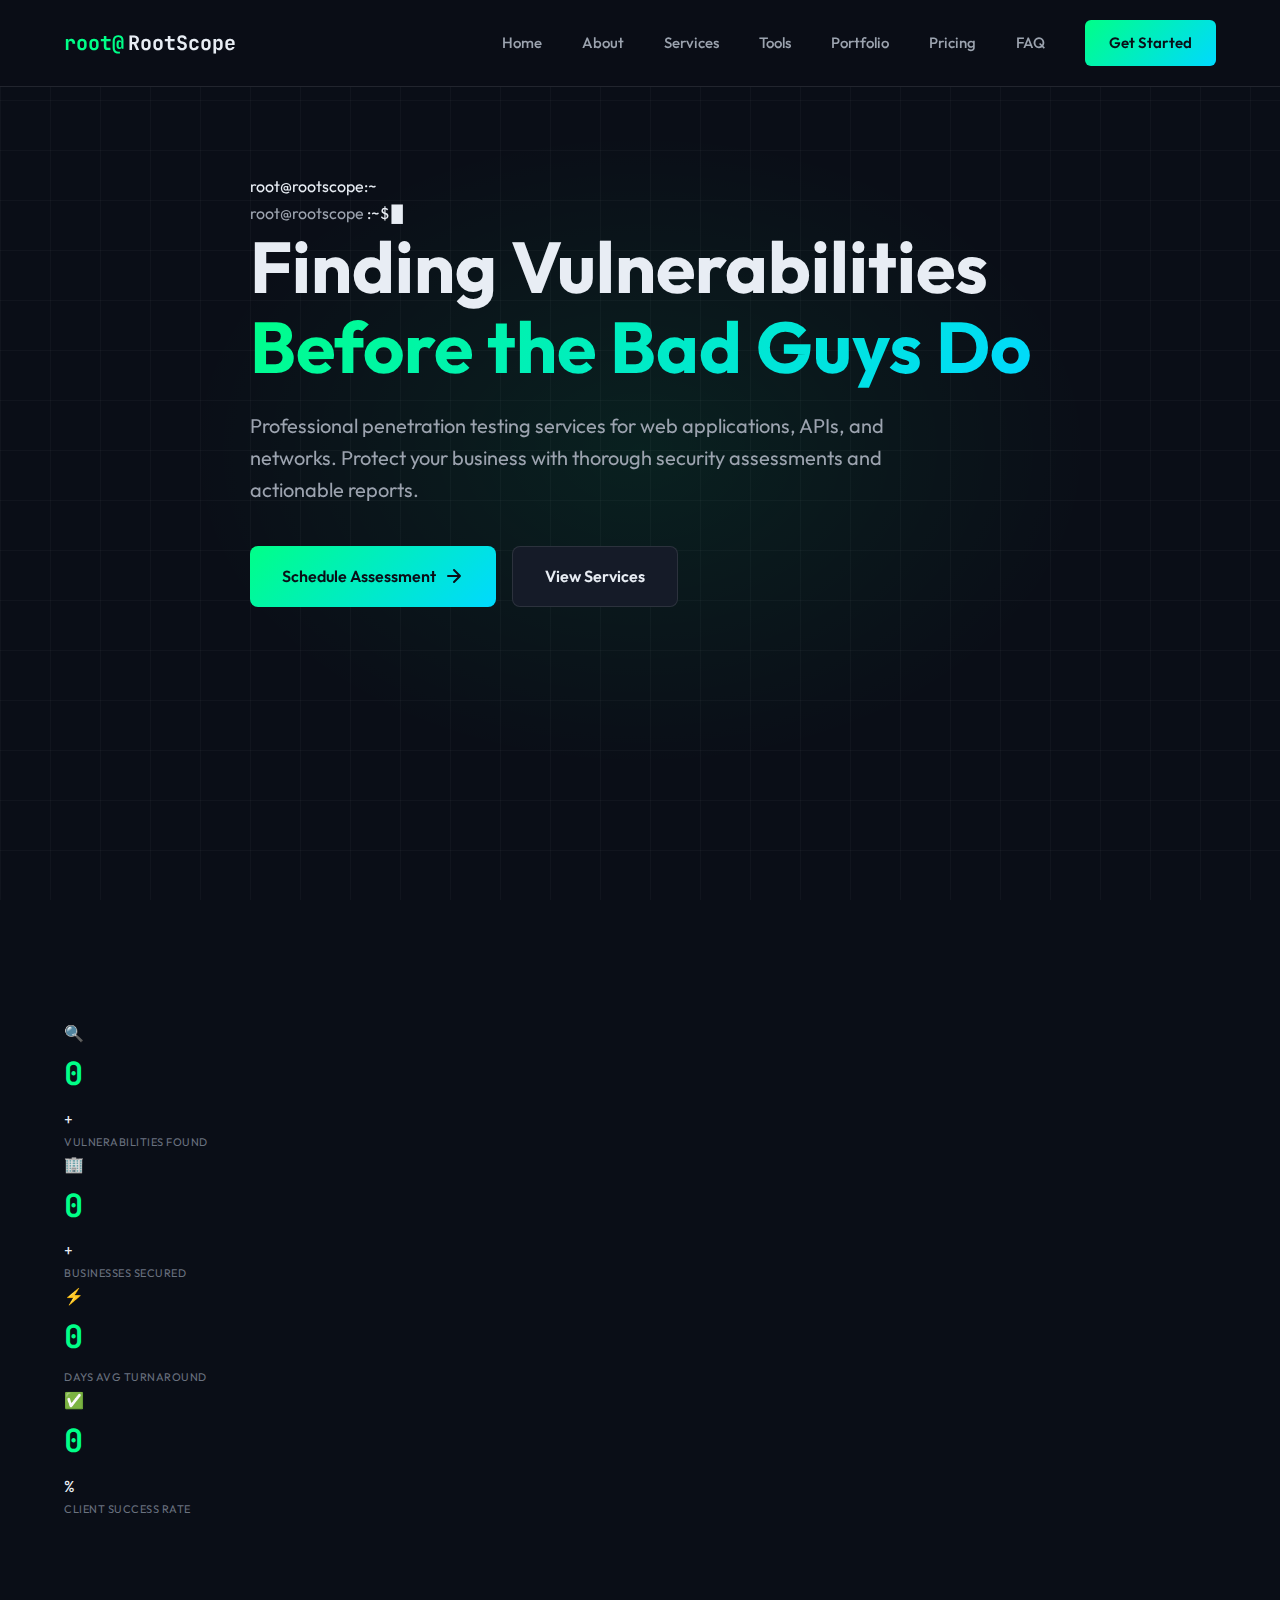
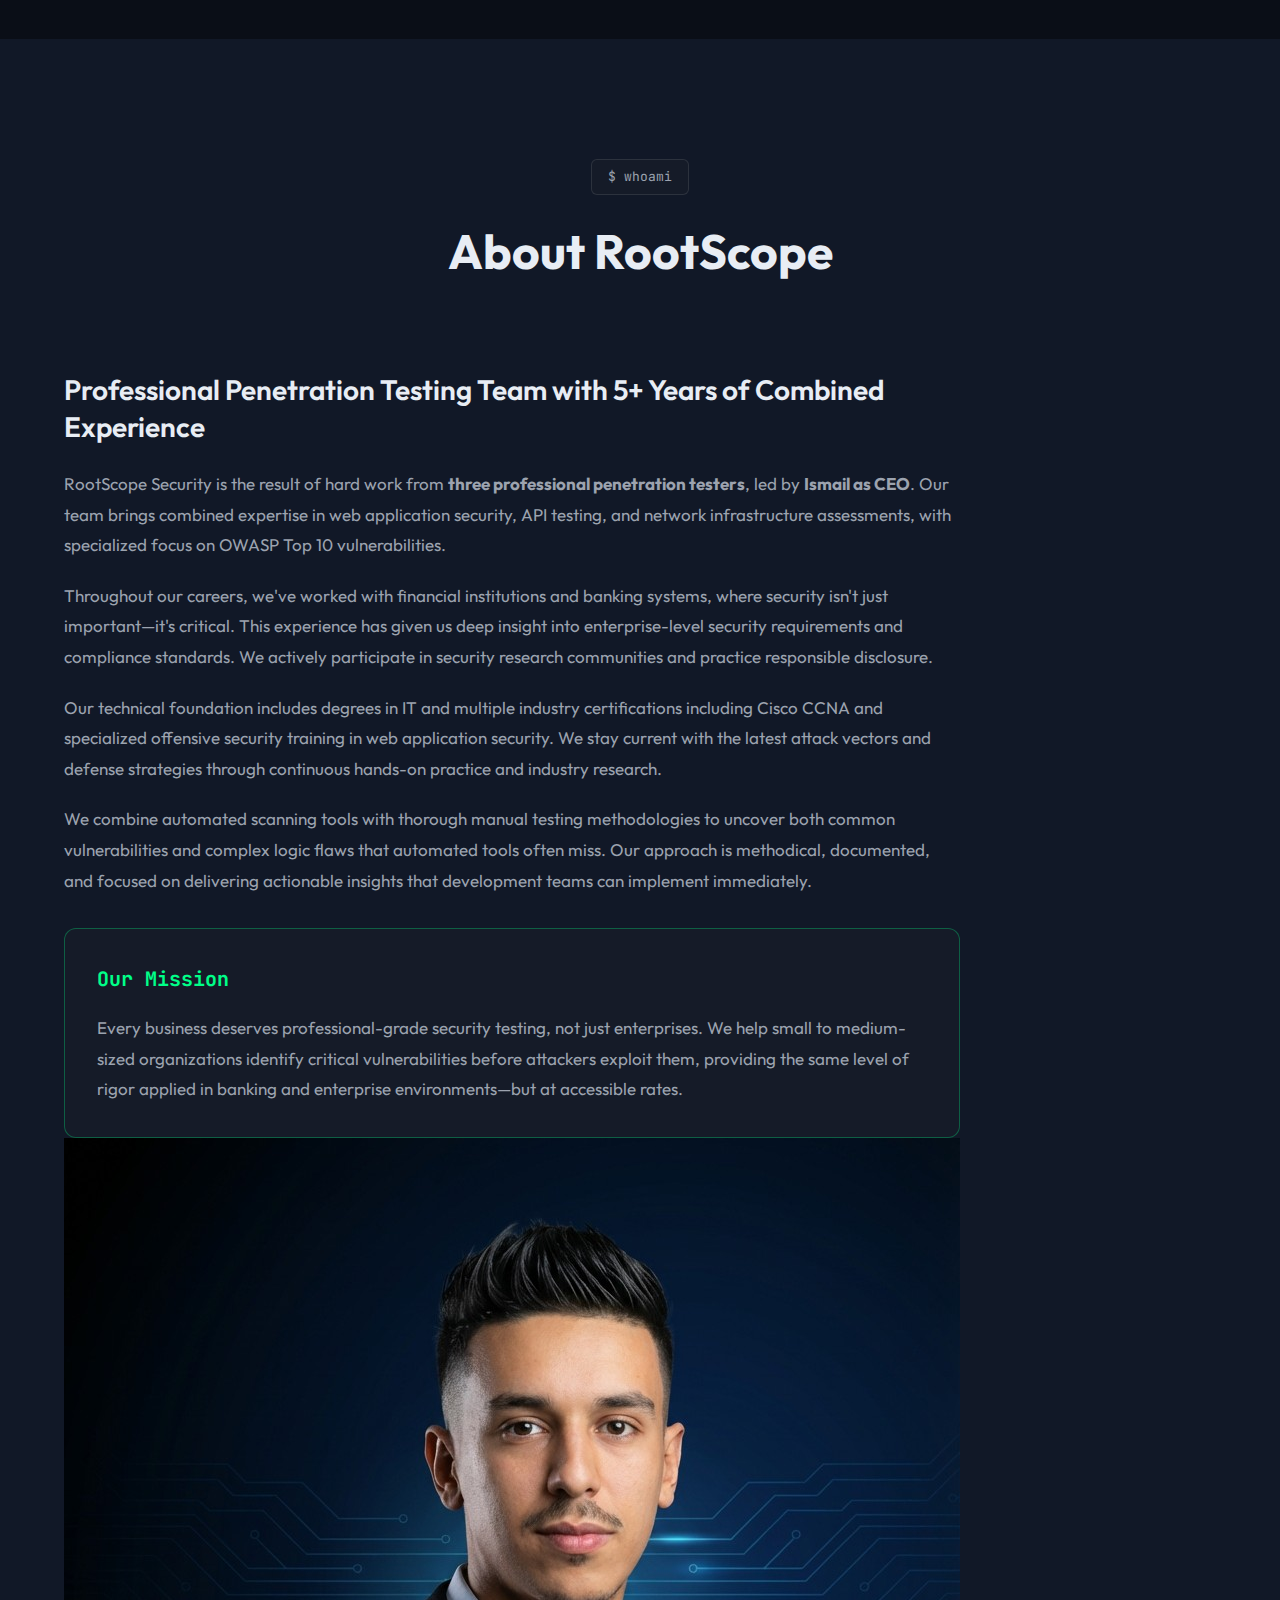
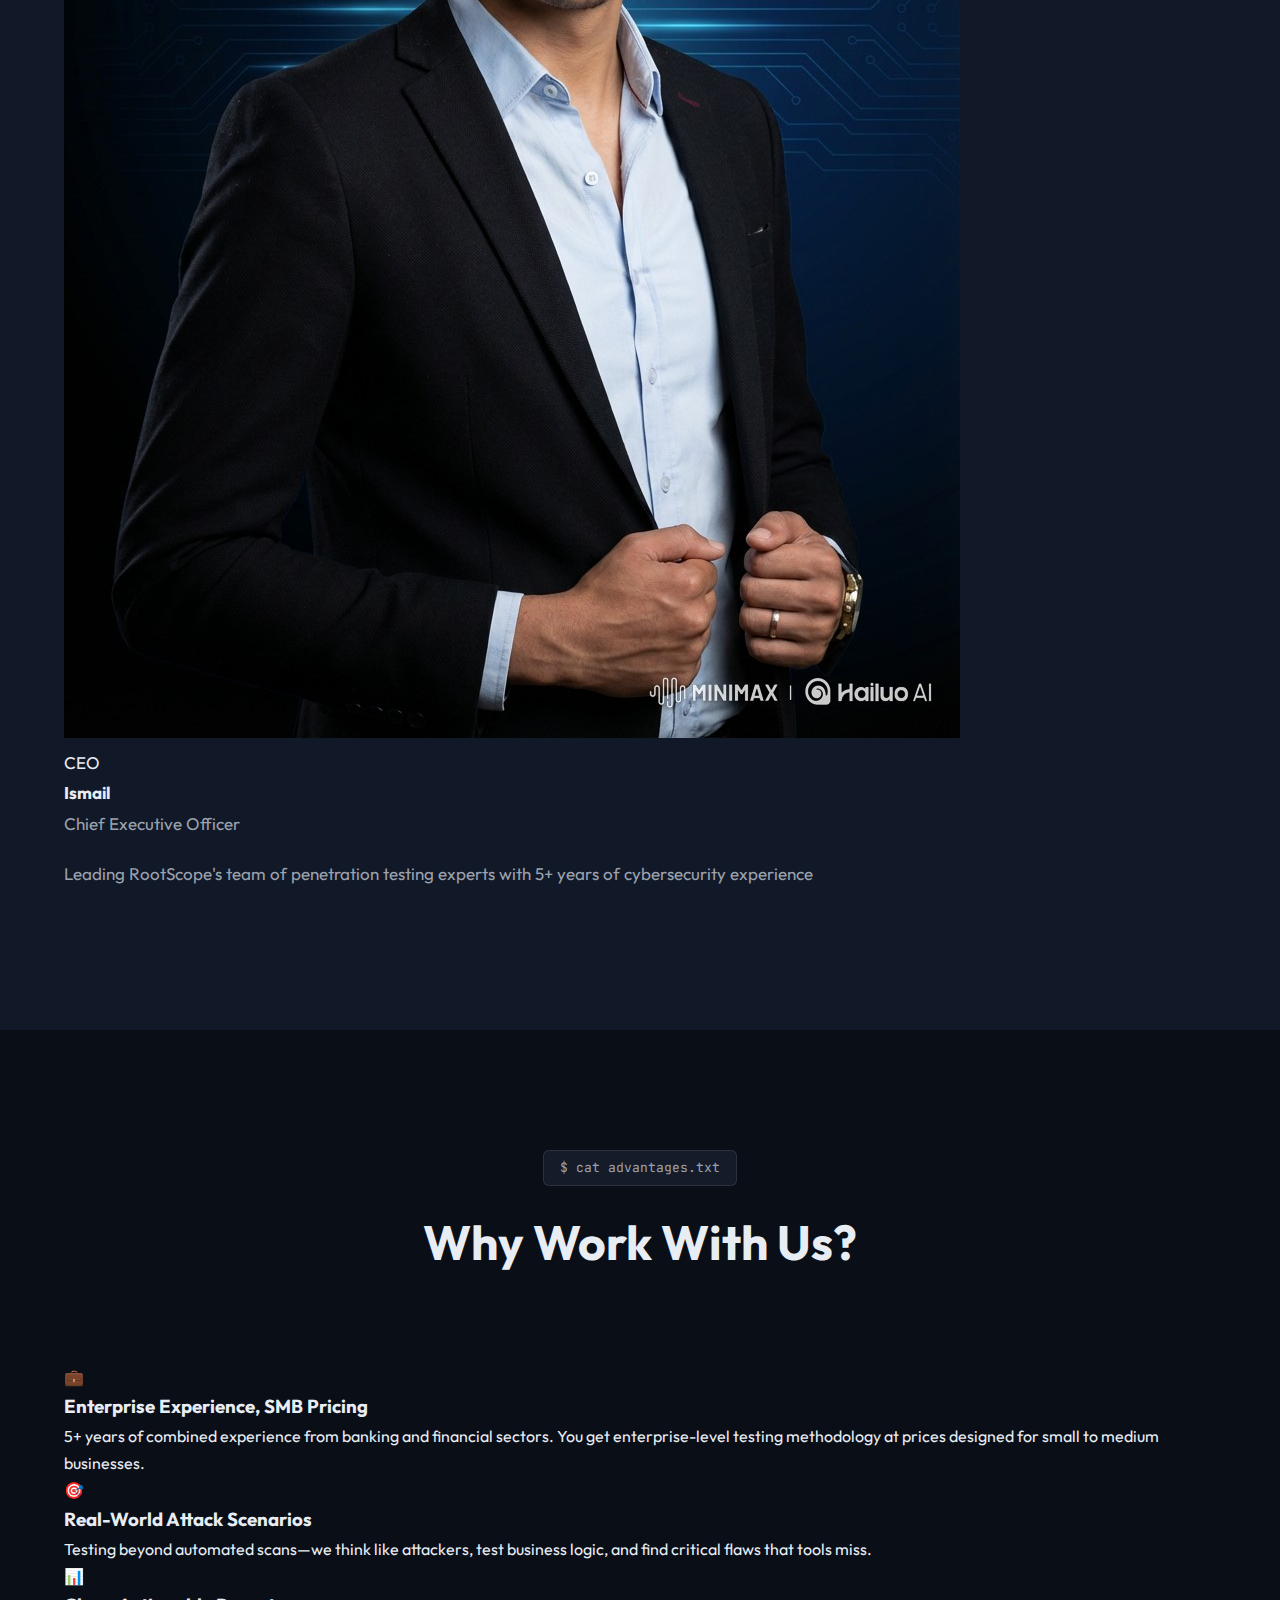
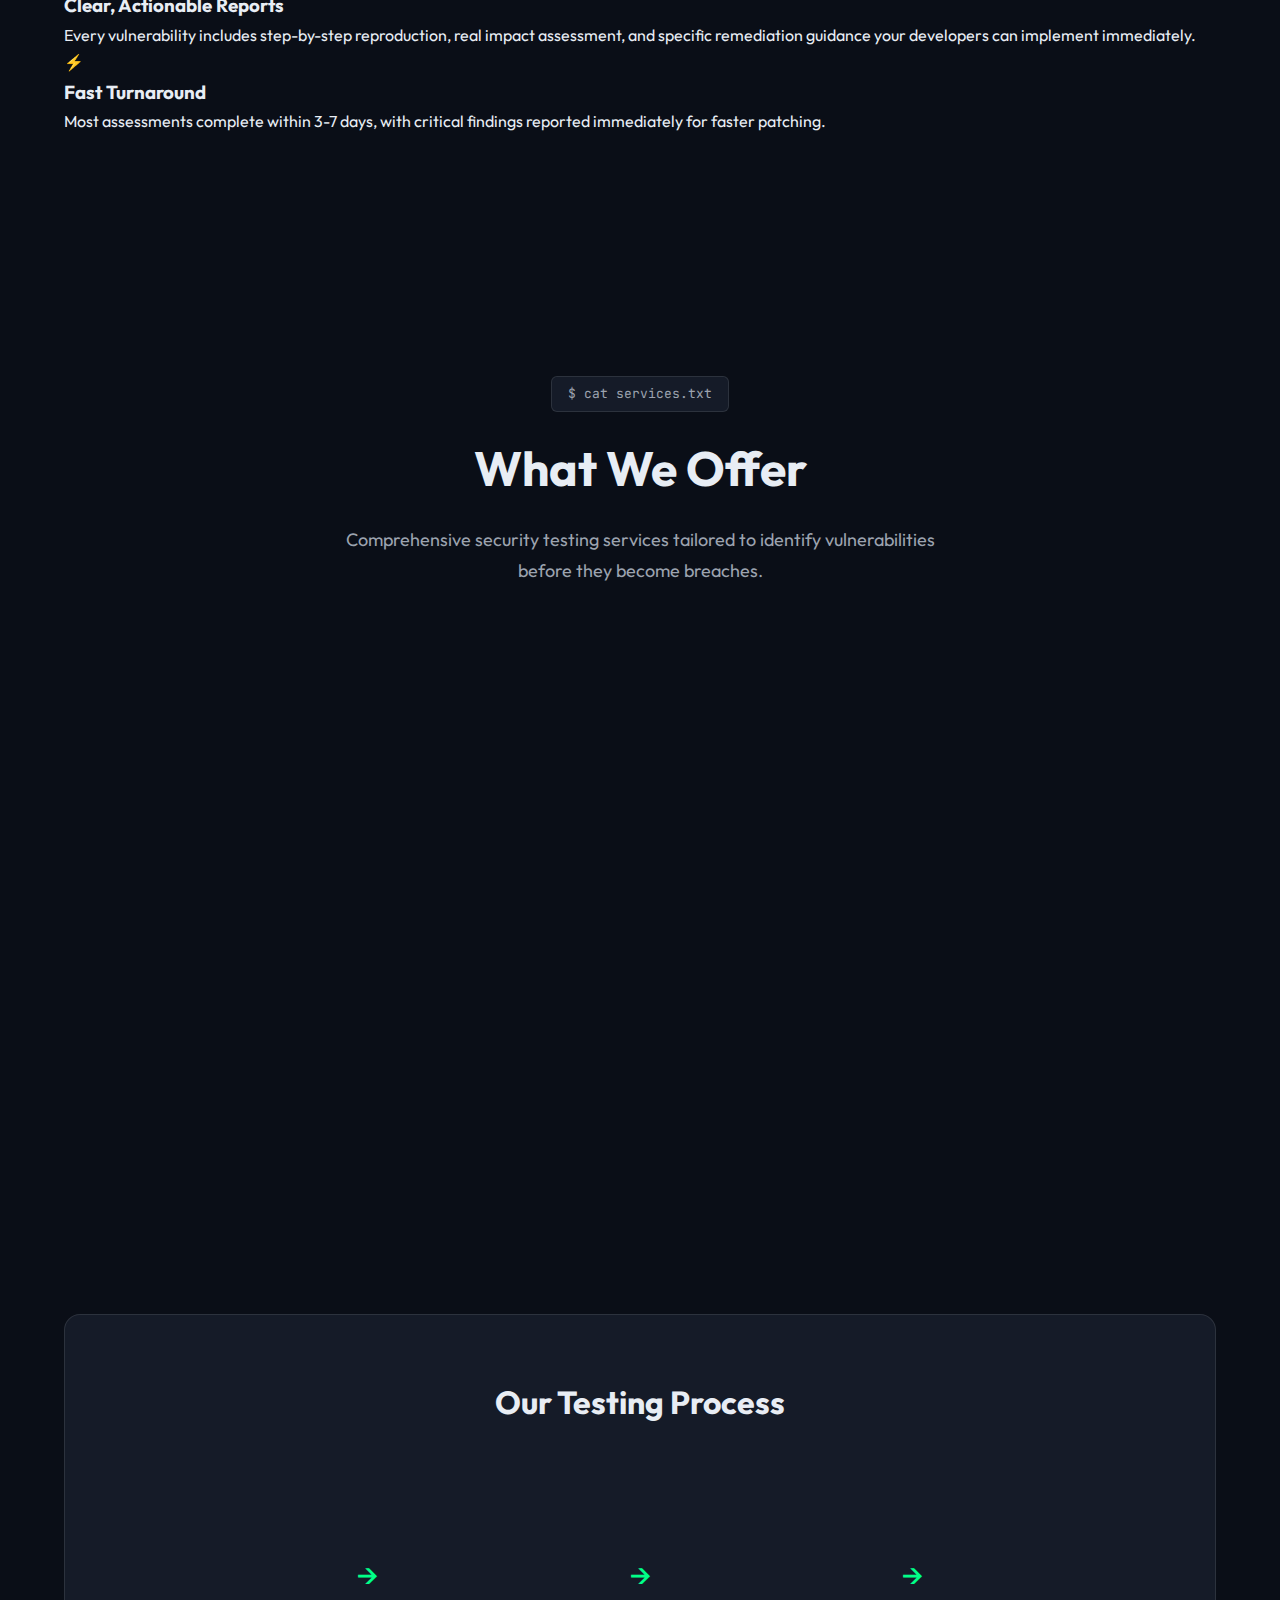
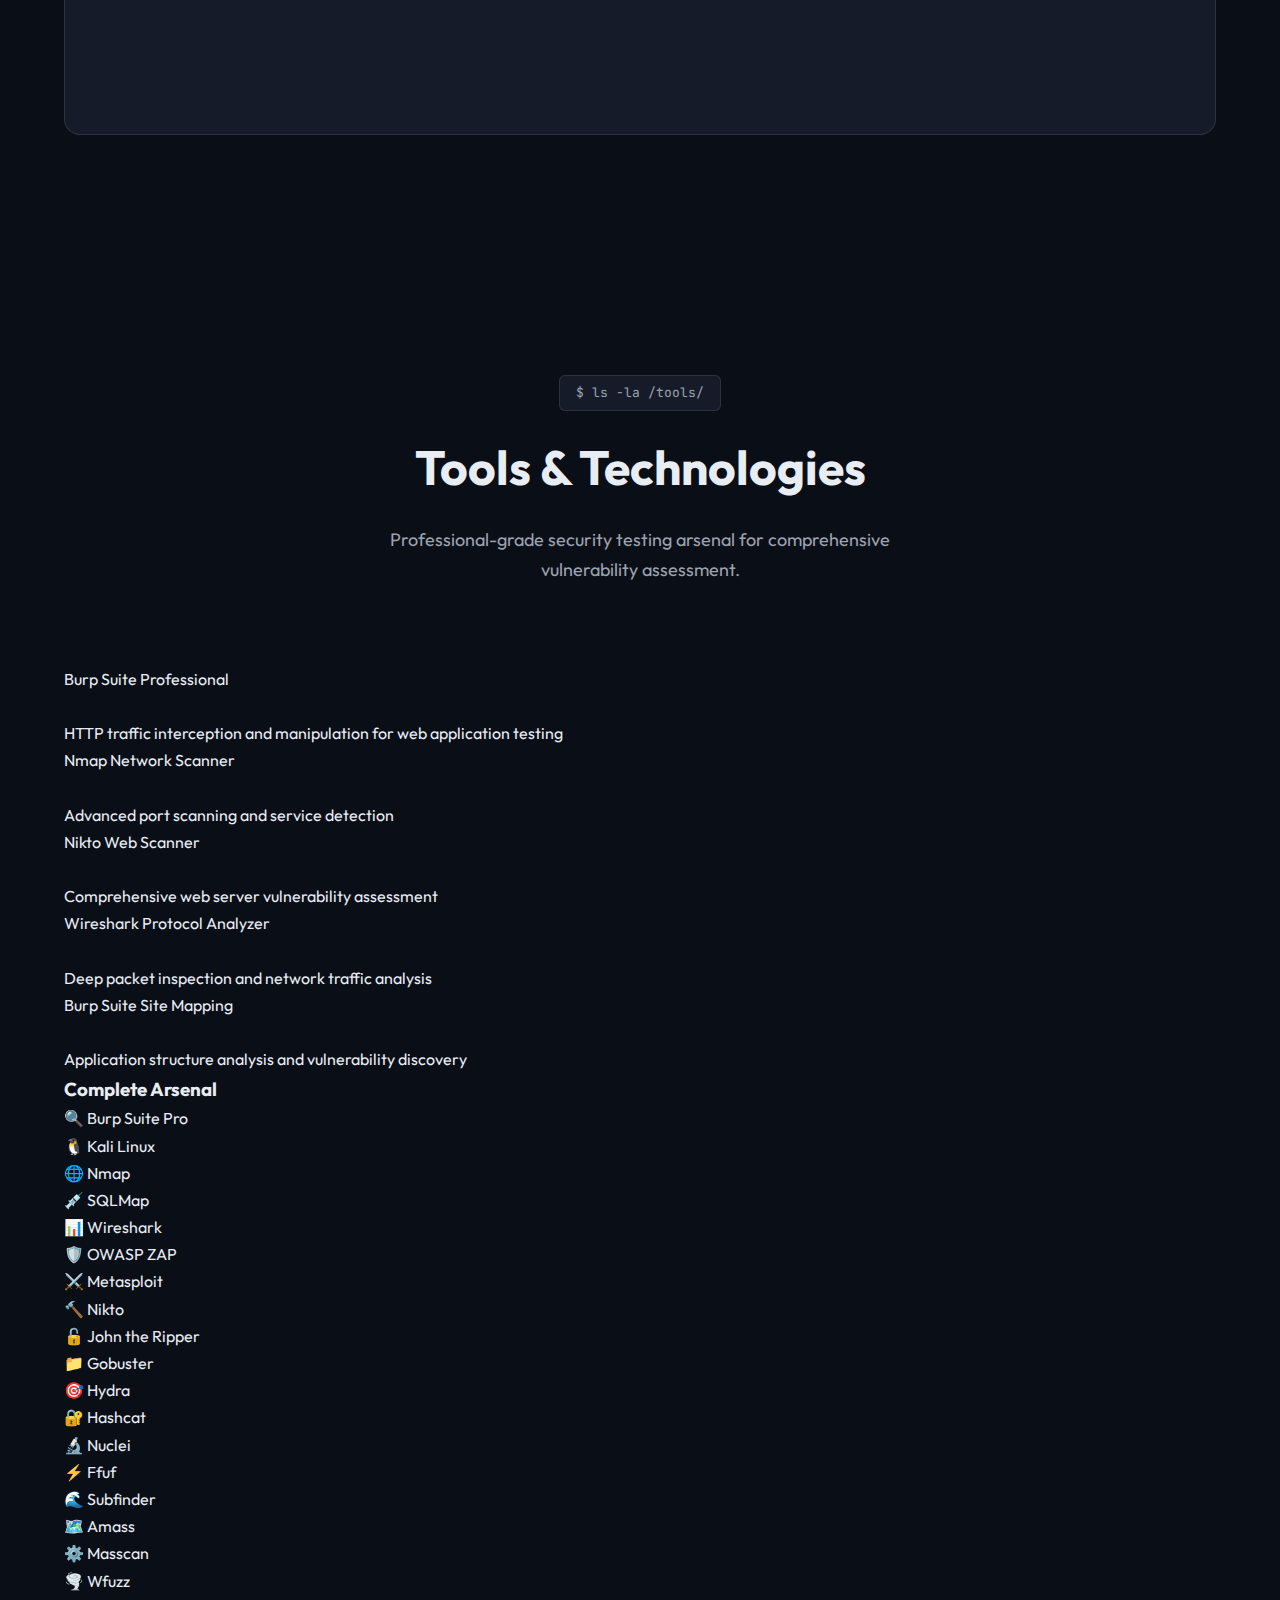
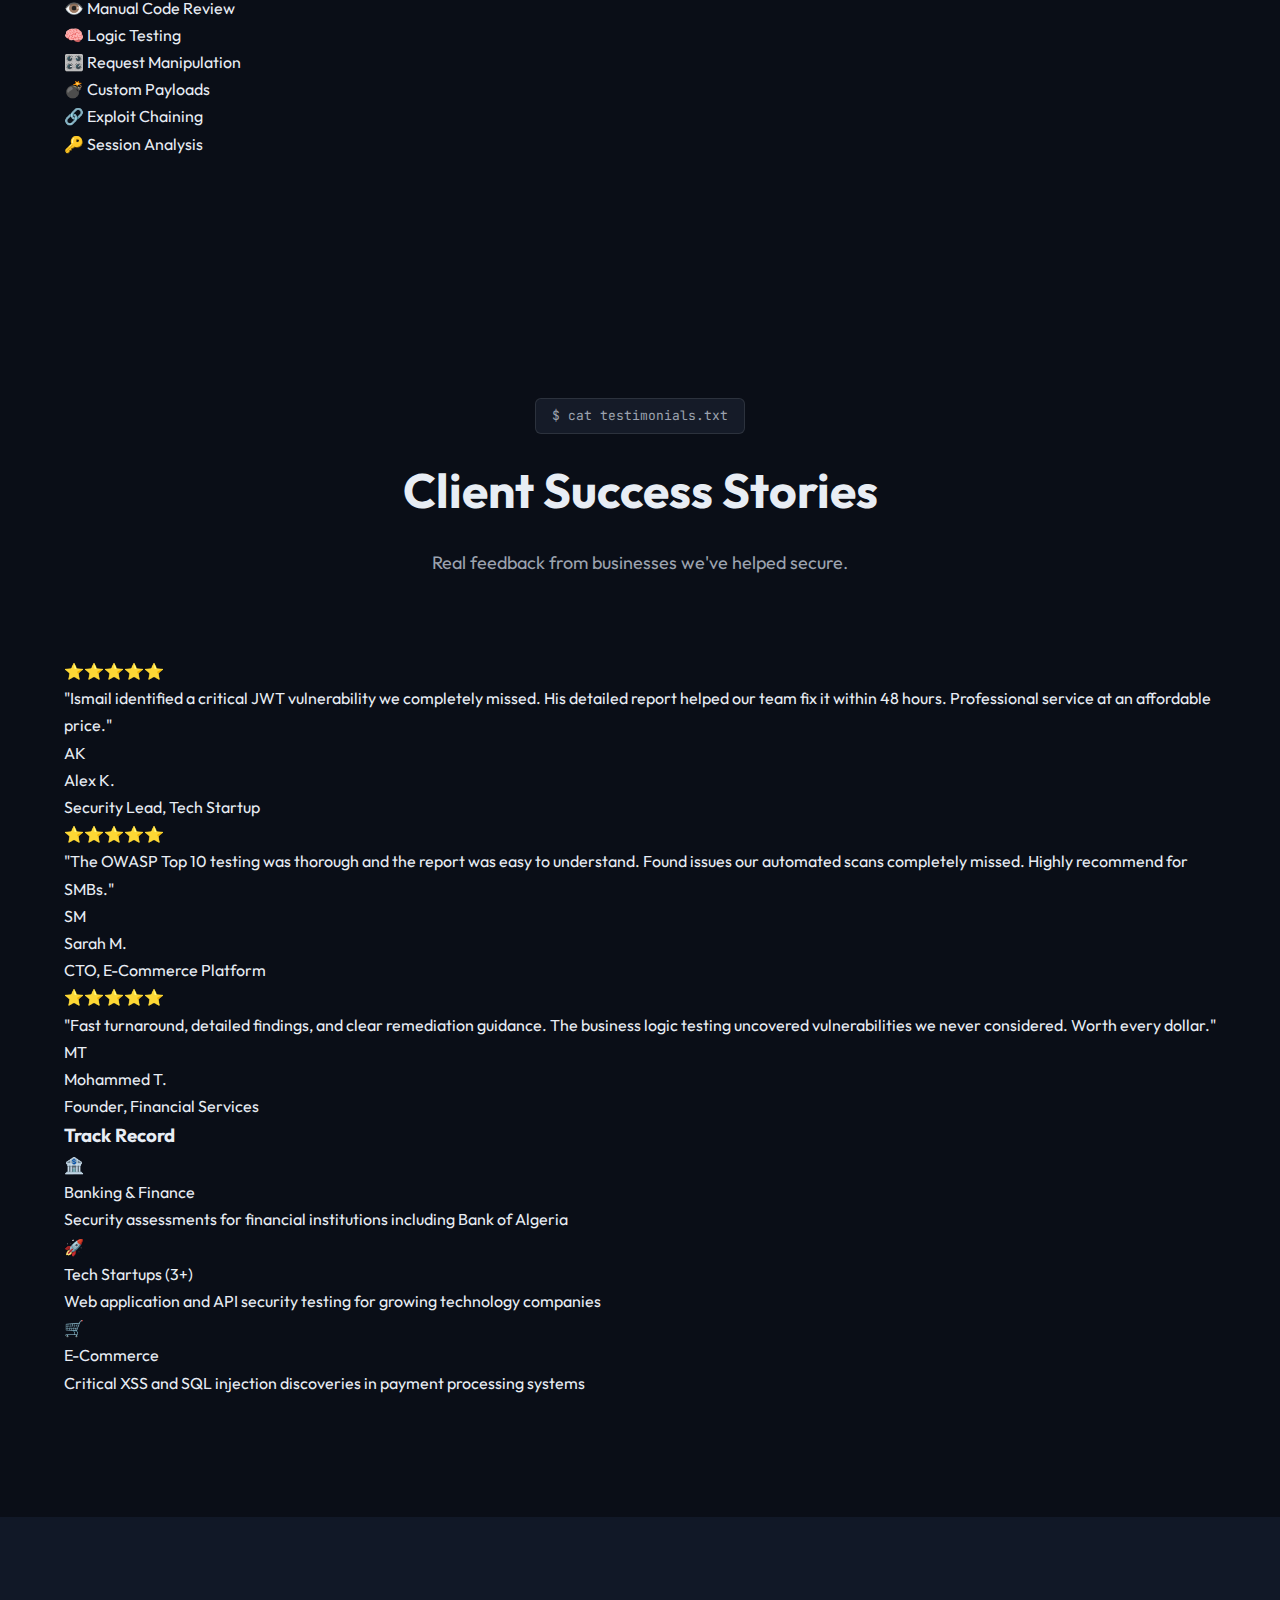
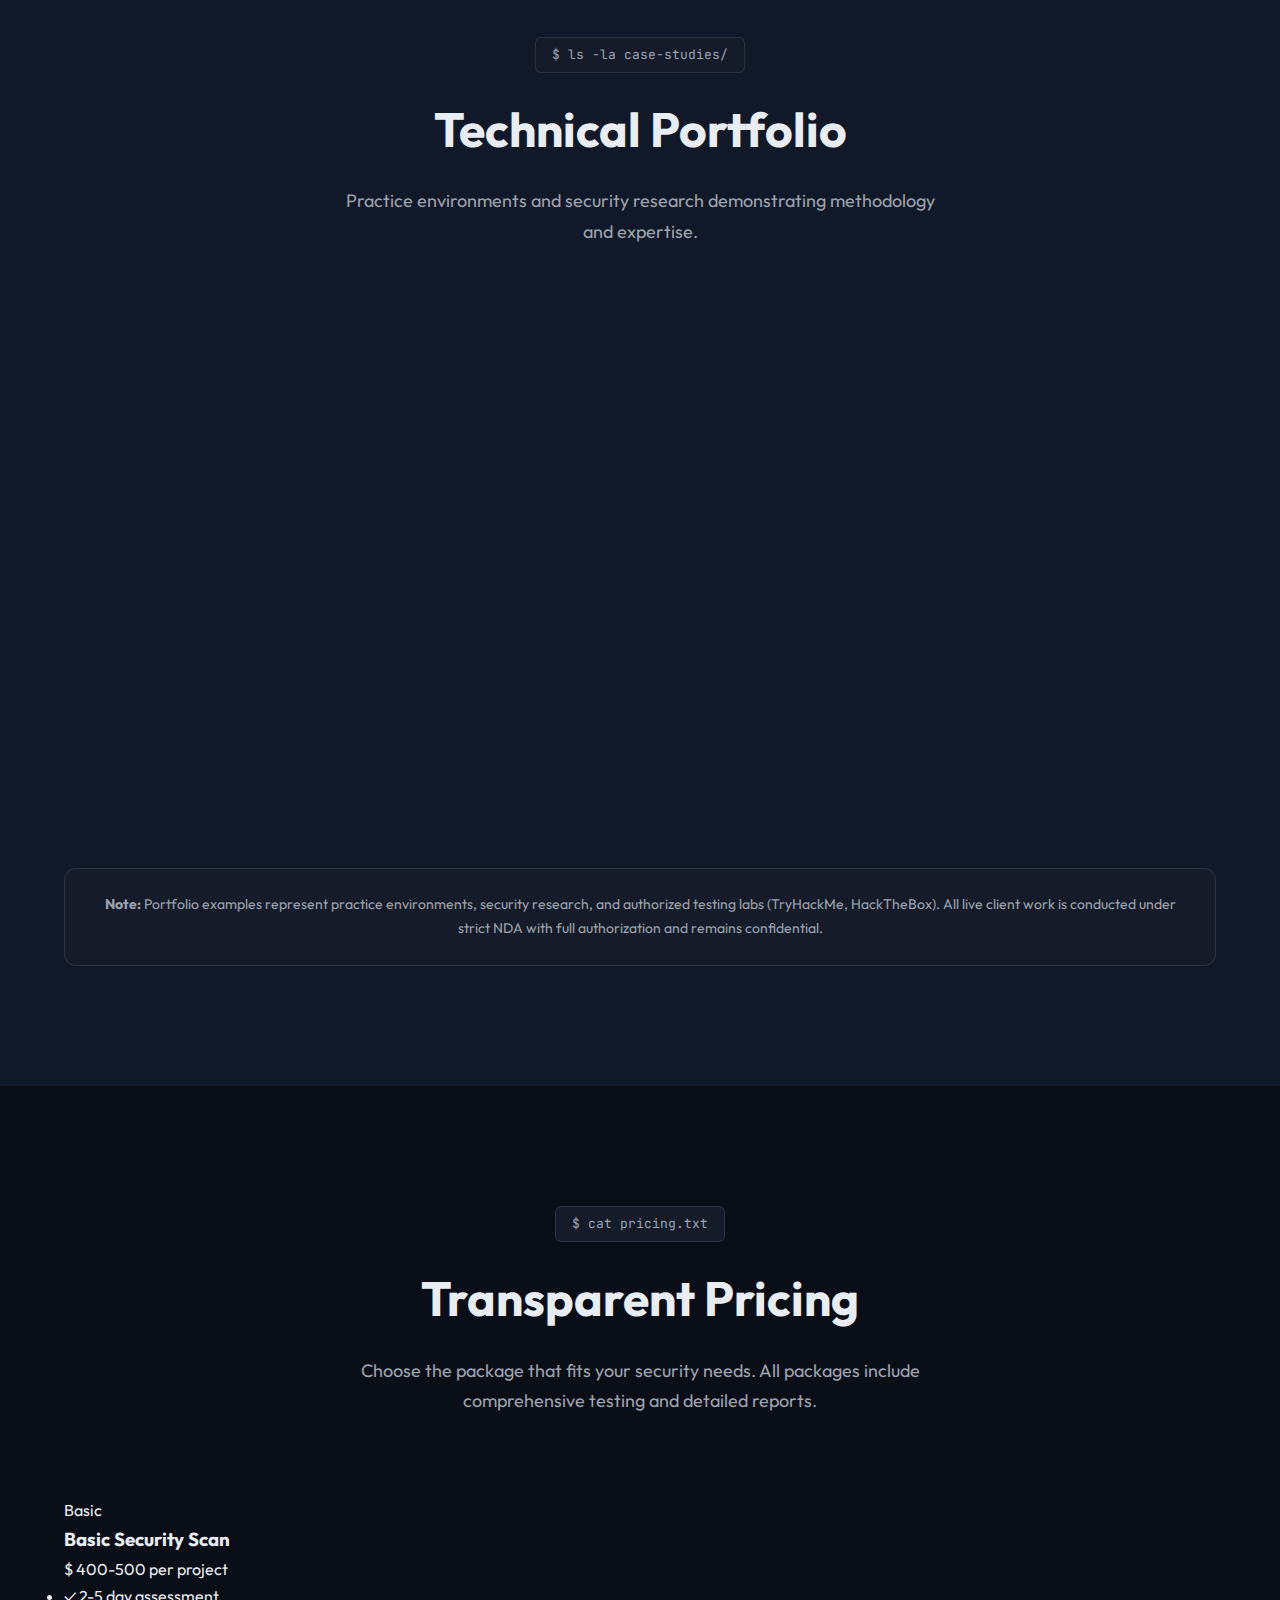
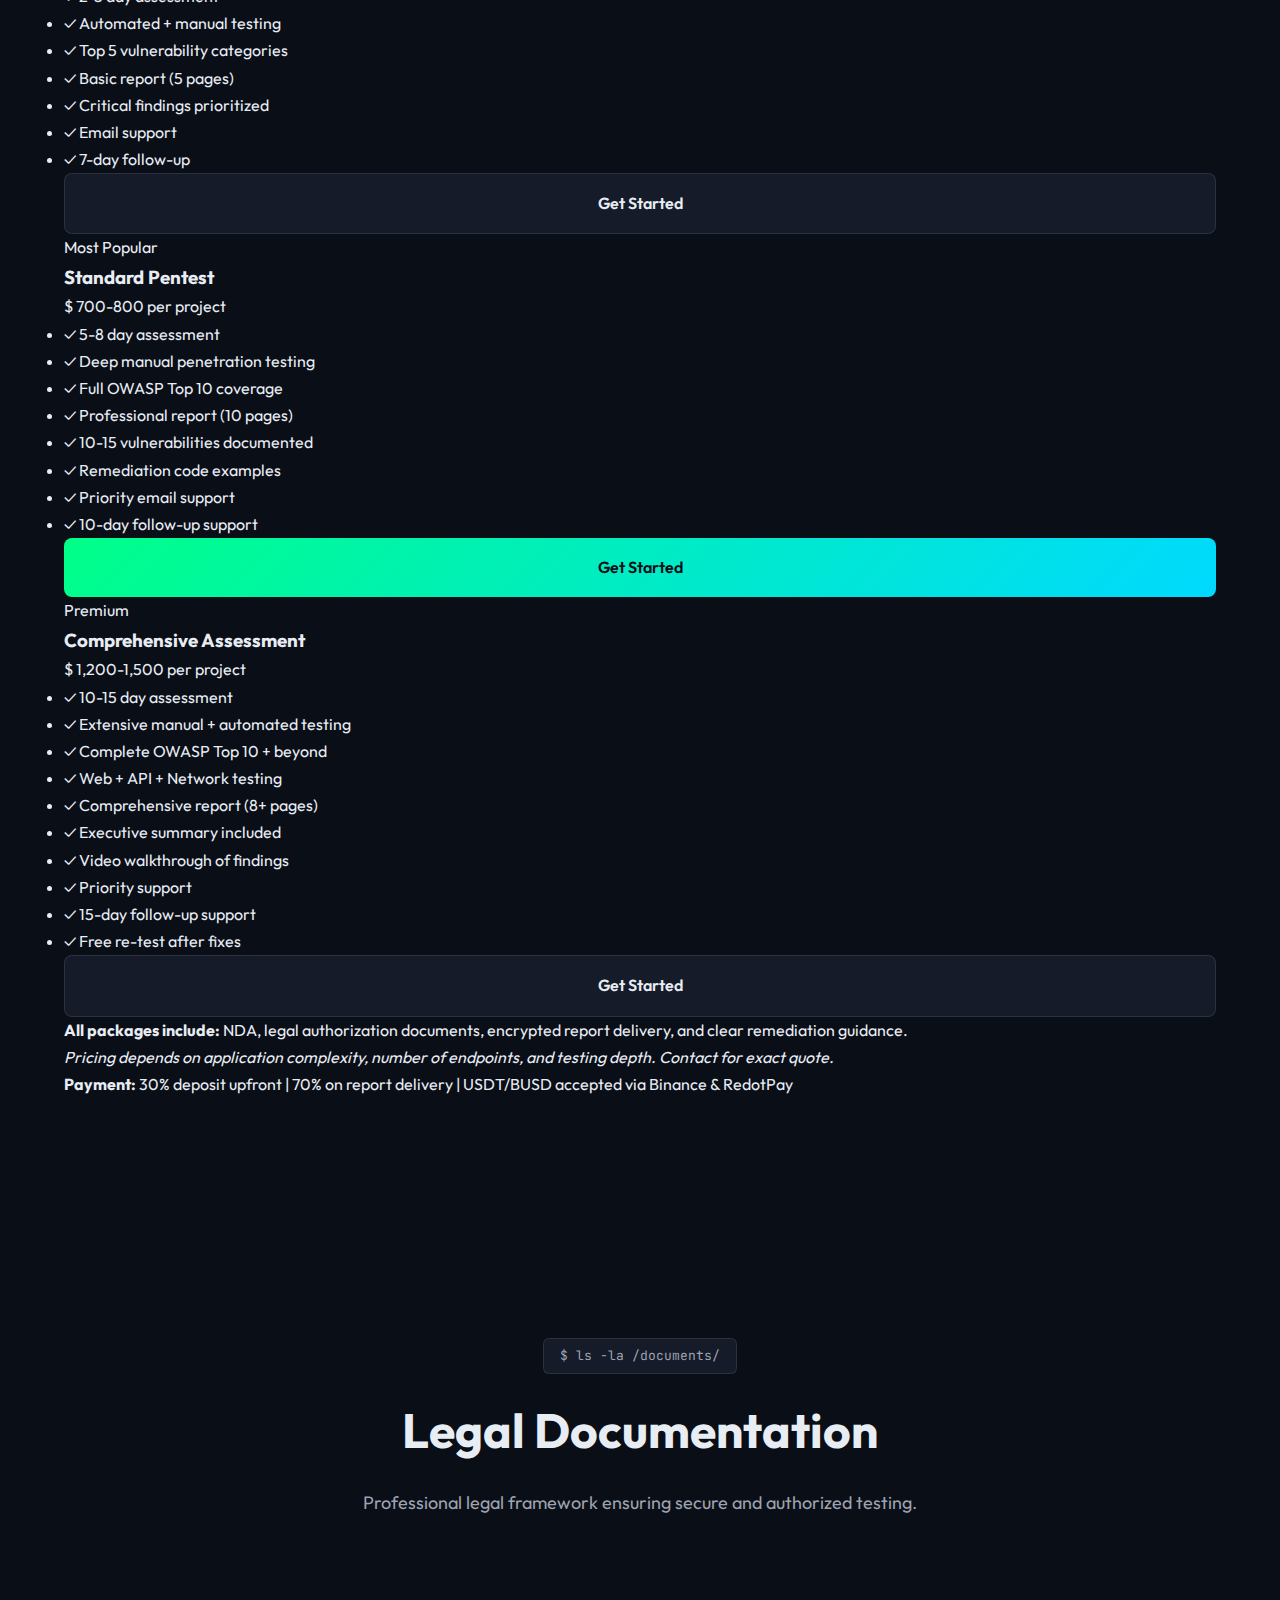
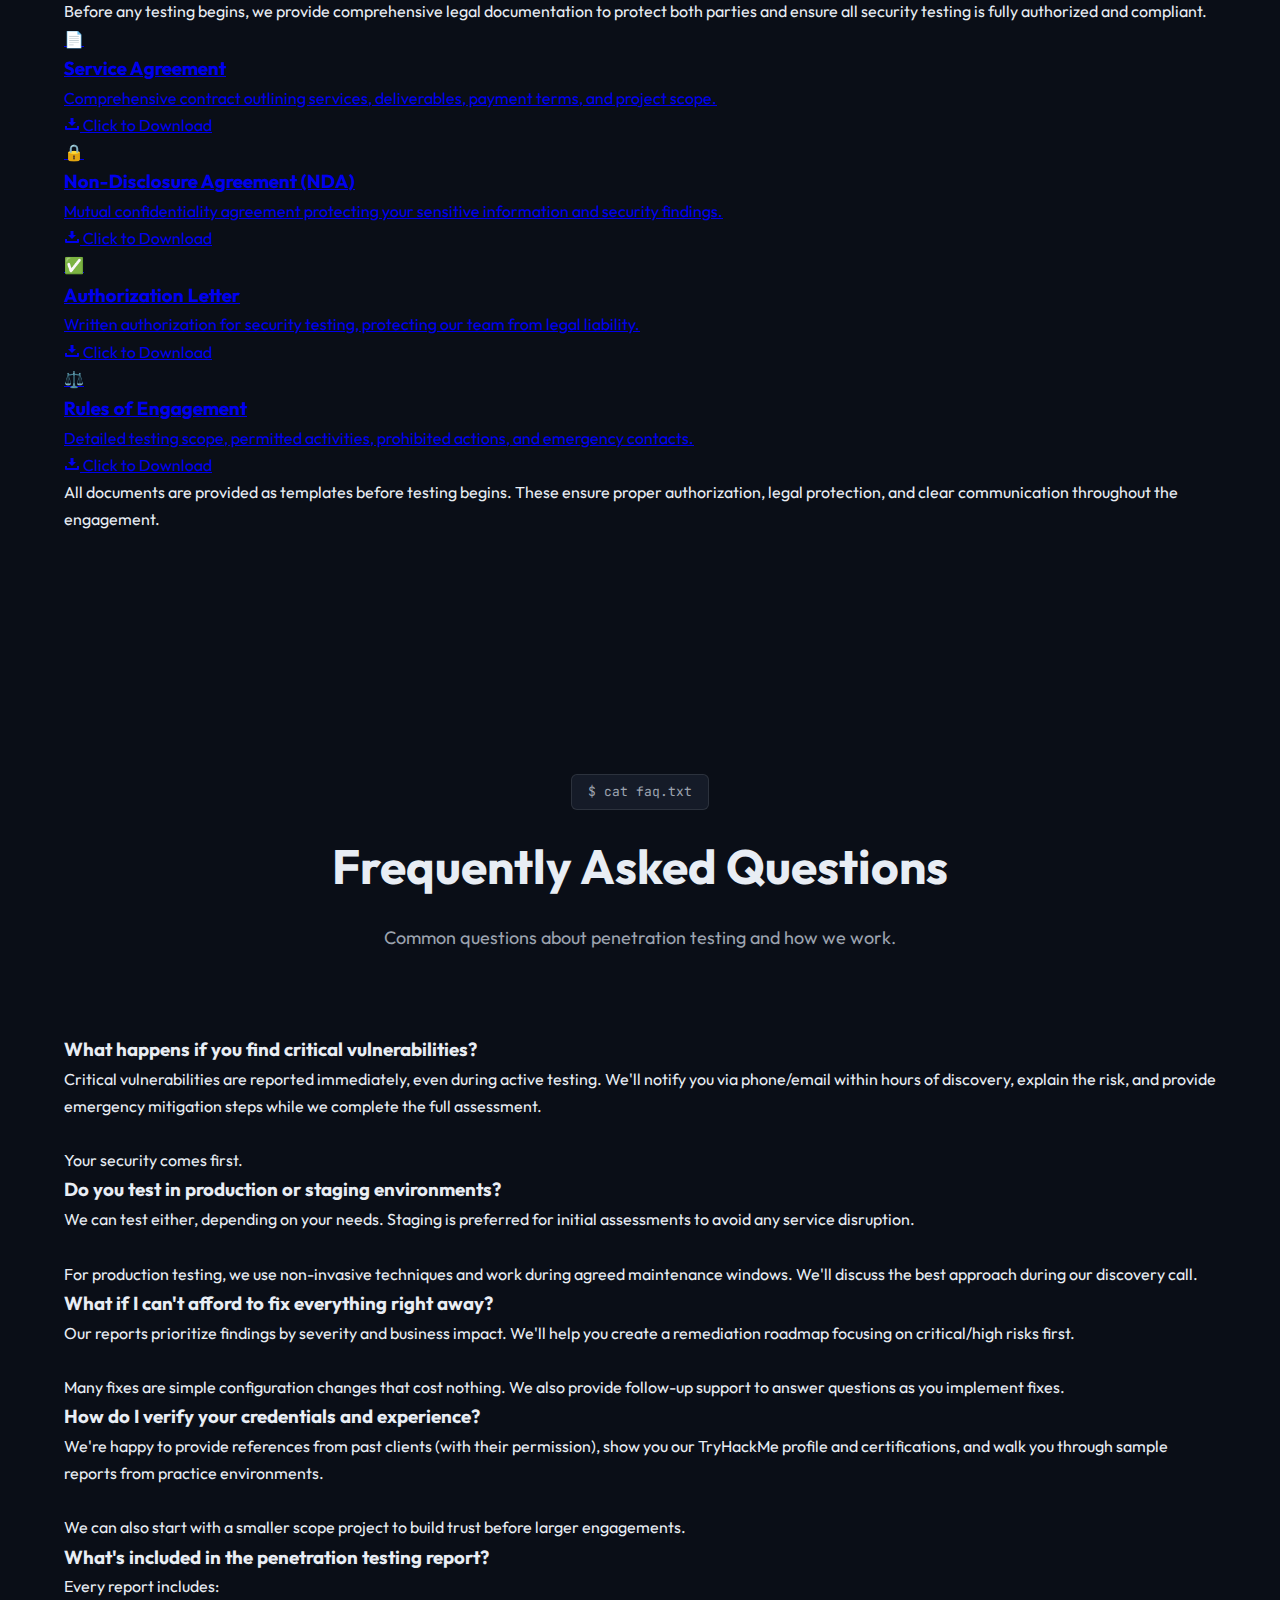
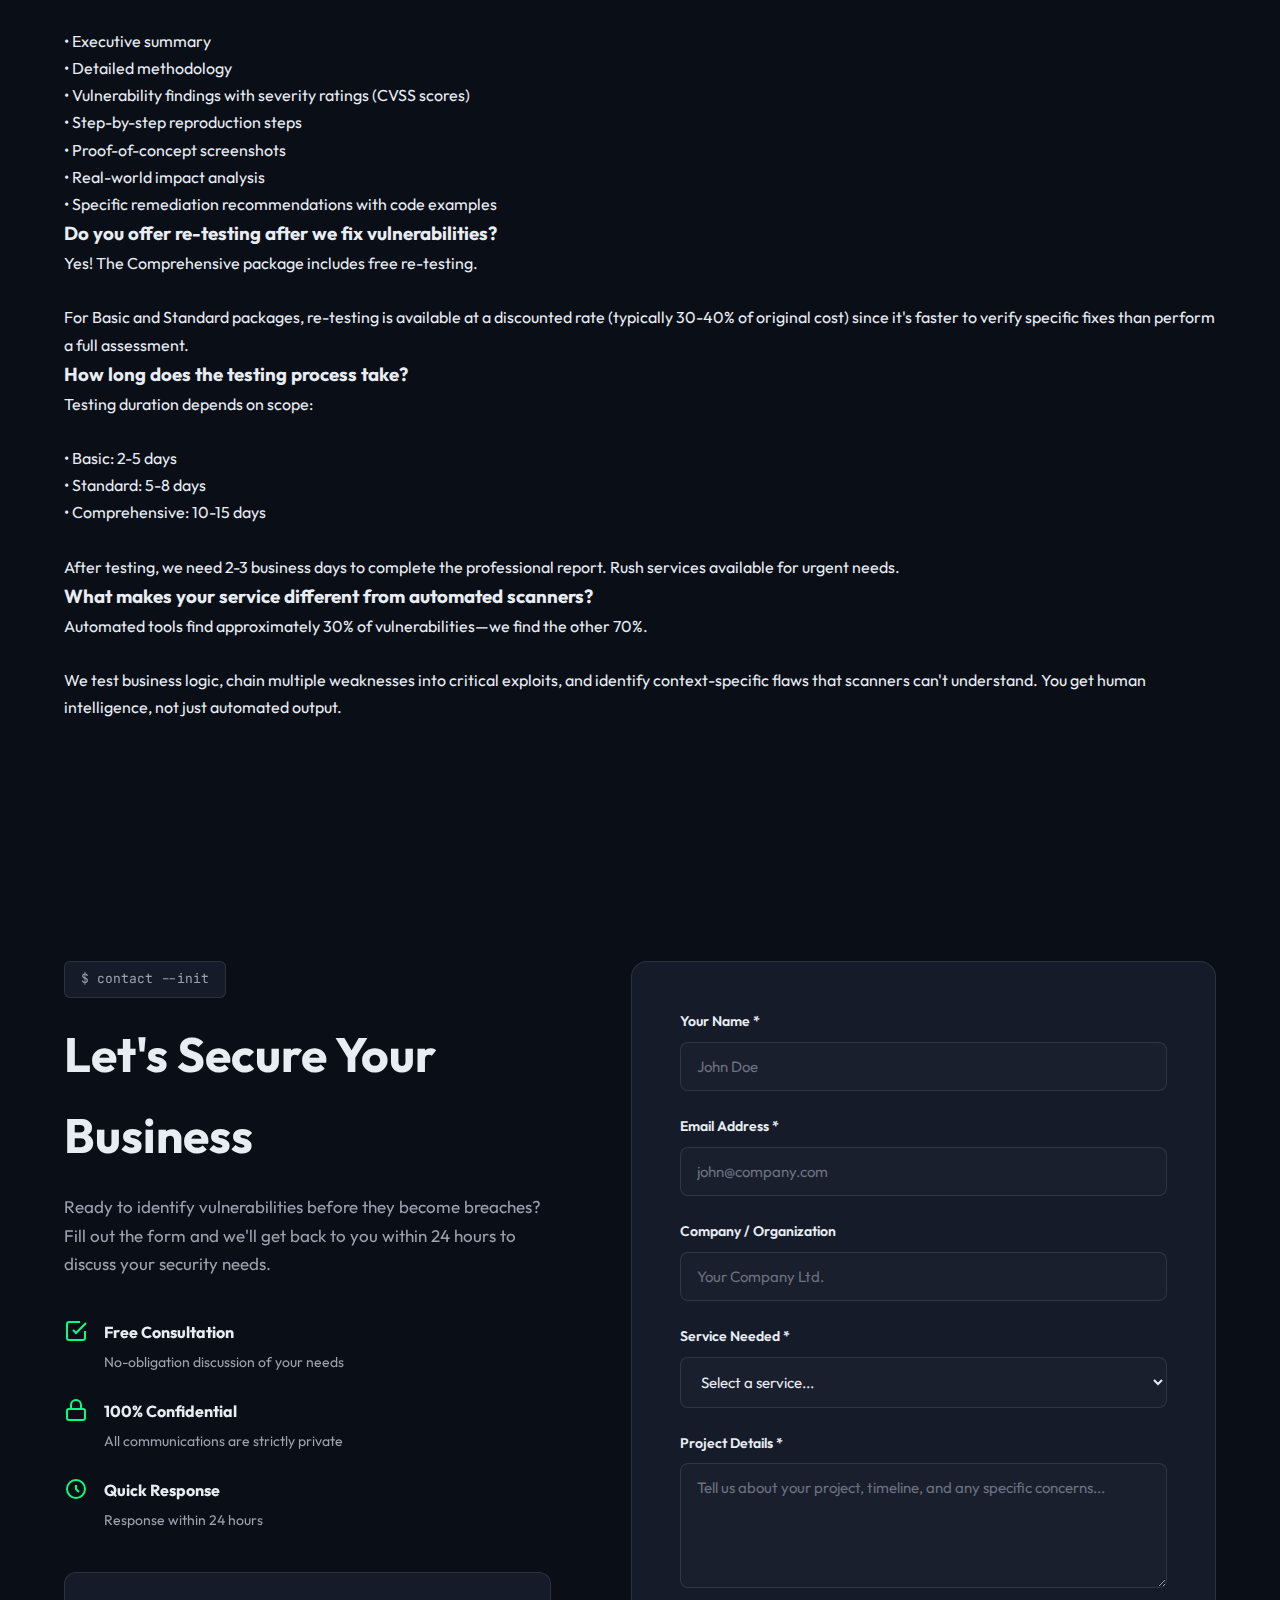
<file: index.html>
<!DOCTYPE html>
<html lang="en">
<head>
    
<!-- Google tag (gtag.js) -->
<script async src="https://www.googletagmanager.com/gtag/js?id=AW-17777960697"></script>
<script>
  window.dataLayer = window.dataLayer || [];
  function gtag(){dataLayer.push(arguments);}
  gtag('js', new Date());

  gtag('config', 'AW-17777960697');
</script>

    <meta charset="UTF-8">
    <meta name="viewport" content="width=device-width, initial-scale=1.0">
    <meta name="description" content="RootScope Security - Professional Penetration Testing Services. Web App, API, and Network Security Testing.">
    <title>RootScope Security | Professional Penetration Testing</title>
    <link rel="stylesheet" href="styles.css">
    <link rel="preconnect" href="https://fonts.googleapis.com">
    <link rel="preconnect" href="https://fonts.gstatic.com" crossorigin>
    <link href="https://fonts.googleapis.com/css2?family=JetBrains+Mono:wght@400;600;700&family=Outfit:wght@300;400;500;600;700&display=swap" rel="stylesheet">
</head>
<body>
    <!-- Navigation -->
    <nav class="navbar">
        <div class="container">
            <div class="nav-content">
                <div class="logo">
                    <span class="logo-icon">root@</span>
                    <span class="logo-text">RootScope</span>
                </div>
                <div class="nav-links">
                    <a href="#home" class="nav-link">Home</a>
                    <a href="#about" class="nav-link">About</a>
                    <a href="#services" class="nav-link">Services</a>
                    <a href="#tools" class="nav-link">Tools</a>
                    <a href="#portfolio" class="nav-link">Portfolio</a>
                    <a href="#pricing" class="nav-link">Pricing</a>
                    <a href="#faq" class="nav-link">FAQ</a>
                    <a href="#contact" class="nav-link nav-link-cta">Get Started</a>
                </div>
                <button class="mobile-menu-toggle" aria-label="Toggle menu">
                    <span></span>
                    <span></span>
                    <span></span>
                </button>
            </div>
        </div>
    </nav>

    <!-- Hero Section with Terminal Animation -->
    <section id="home" class="hero">
        <div class="hero-background">
            <div class="grid-pattern"></div>
            <div class="gradient-overlay"></div>
        </div>
        <div class="container">
            <div class="hero-content">
                <div class="terminal-window">
                    <div class="terminal-header">
                        <span class="terminal-dot red"></span>
                        <span class="terminal-dot yellow"></span>
                        <span class="terminal-dot green"></span>
                        <span class="terminal-title">root@rootscope:~</span>
                    </div>
                    <div class="terminal-body">
                        <div class="terminal-line">
                            <span class="terminal-prompt">root@rootscope</span>
                            <span class="terminal-path">:~$</span>
                            <span class="terminal-command" id="terminal-text"></span>
                            <span class="terminal-cursor-blink">█</span>
                        </div>
                        <div class="terminal-output" id="terminal-output"></div>
                    </div>
                </div>
                
                <h1 class="hero-title">
                    Finding Vulnerabilities<br>
                    <span class="gradient-text">Before the Bad Guys Do</span>
                </h1>
                <p class="hero-subtitle">
                    Professional penetration testing services for web applications, APIs, and networks.
                    Protect your business with thorough security assessments and actionable reports.
                </p>
                <div class="hero-cta">
                    <a href="#contact" class="btn btn-primary">
                        <span>Schedule Assessment</span>
                        <svg width="20" height="20" viewBox="0 0 20 20" fill="none">
                            <path d="M4 10h12m0 0l-6-6m6 6l-6 6" stroke="currentColor" stroke-width="2" stroke-linecap="round"/>
                        </svg>
                    </a>
                    <a href="#services" class="btn btn-secondary">View Services</a>
                </div>
            </div>
        </div>
    </section>

    <!-- Animated Statistics Section -->
    <section class="statistics">
        <div class="container">
            <div class="stats-grid">
                <div class="stat-box" data-target="50">
                    <div class="stat-icon">🔍</div>
                    <div class="stat-number" data-count="50">0</div>
                    <div class="stat-plus">+</div>
                    <div class="stat-label">Vulnerabilities Found</div>
                </div>
                <div class="stat-box" data-target="5">
                    <div class="stat-icon">🏢</div>
                    <div class="stat-number" data-count="5">0</div>
                    <div class="stat-plus">+</div>
                    <div class="stat-label">Businesses Secured</div>
                </div>
                <div class="stat-box" data-target="7">
                    <div class="stat-icon">⚡</div>
                    <div class="stat-number" data-count="7">0</div>
                    <div class="stat-plus"></div>
                    <div class="stat-label">Days Avg Turnaround</div>
                </div>
                <div class="stat-box" data-target="100">
                    <div class="stat-icon">✅</div>
                    <div class="stat-number" data-count="100">0</div>
                    <div class="stat-plus">%</div>
                    <div class="stat-label">Client Success Rate</div>
                </div>
            </div>
        </div>
    </section>

    <!-- About Section -->
    <section id="about" class="about">
        <div class="container">
            <div class="section-header">
                <div class="section-tag">
                    <span class="terminal-prompt">$ whoami</span>
                </div>
                <h2 class="section-title">About RootScope</h2>
            </div>
            <div class="about-content">
                <div class="about-text">
                    <h3 class="about-subtitle">Professional Penetration Testing Team with 5+ Years of Combined Experience</h3>
                    <p>
                        RootScope Security is the result of hard work from <strong>three professional penetration testers</strong>, 
                        led by <strong>Ismail as CEO</strong>. Our team brings combined expertise in web application security, 
                        API testing, and network infrastructure assessments, with specialized focus on OWASP Top 10 vulnerabilities.
                    </p>
                    <p>
                        Throughout our careers, we've worked with financial institutions and banking systems, where security 
                        isn't just important—it's critical. This experience has given us deep insight into enterprise-level 
                        security requirements and compliance standards. We actively participate in security research communities 
                        and practice responsible disclosure.
                    </p>
                    <p>
                        Our technical foundation includes degrees in IT and multiple industry certifications including Cisco CCNA 
                        and specialized offensive security training in web application security. We stay current with the latest 
                        attack vectors and defense strategies through continuous hands-on practice and industry research.
                    </p>
                    <p>
                        We combine automated scanning tools with thorough manual testing methodologies to uncover both common 
                        vulnerabilities and complex logic flaws that automated tools often miss. Our approach is methodical, 
                        documented, and focused on delivering actionable insights that development teams can implement immediately.
                    </p>
                    <div class="mission-box">
                        <h4>Our Mission</h4>
                        <p>
                            Every business deserves professional-grade security testing, not just enterprises. We help small 
                            to medium-sized organizations identify critical vulnerabilities before attackers exploit them, 
                            providing the same level of rigor applied in banking and enterprise environments—but at 
                            accessible rates.
                        </p>
                    </div>

                    <!-- CEO Profile -->
                    <div class="ceo-profile">
                        <div class="ceo-photo-wrapper">
                            <img src="images/ceo-ismail.jpg" alt="Ismail - CEO of RootScope Security" class="ceo-photo">
                            <div class="ceo-badge">CEO</div>
                        </div>
                        <div class="ceo-info">
                            <h4>Ismail</h4>
                            <p class="ceo-title">Chief Executive Officer</p>
                            <p class="ceo-subtitle">Leading RootScope's team of penetration testing experts with 5+ years of cybersecurity experience</p>
                        </div>
                    </div>
                </div>
                <div class="about-credentials">
                    <div class="credential-card">
                        <div class="credential-icon">🎓</div>
                        <h4>Education</h4>
                        <p>Bachelor's Degree in IT</p>
                        <p class="credential-detail">University License - Information Technology</p>
                    </div>
                    <div class="credential-card">
                        <div class="credential-icon">🔐</div>
                        <h4>Certifications</h4>
                        <ul class="cert-list">
                            <li>University License in IT</li>
                            <li>Cisco CCNA 1, 2, 3</li>
                            <li>TryHackMe: Junior Penetration Tester</li>
                            <li>TryHackMe: Web Application Pentester</li>
                        </ul>
                    </div>
                    <div class="credential-card">
                        <div class="credential-icon">⚡</div>
                        <h4>Specializations</h4>
                        <ul class="cert-list">
                            <li>OWASP Top 10</li>
                            <li>Web Application Security</li>
                            <li>API Security Testing</li>
                            <li>Network Penetration Testing</li>
                            <li>Banking & Financial Systems</li>
                        </ul>
                    </div>
                </div>
            </div>
        </div>
    </section>

    <!-- Why Work With Me Section -->
    <section id="why-me" class="why-me">
        <div class="container">
            <div class="section-header">
                <div class="section-tag">
                    <span class="terminal-prompt">$ cat advantages.txt</span>
                </div>
                <h2 class="section-title">Why Work With Us?</h2>
            </div>
            <div class="why-me-grid">
                <div class="why-me-card">
                    <div class="why-me-icon">💼</div>
                    <h3>Enterprise Experience, SMB Pricing</h3>
                    <p>
                        5+ years of combined experience from banking and financial sectors. You get enterprise-level testing 
                        methodology at prices designed for small to medium businesses.
                    </p>
                </div>
                <div class="why-me-card">
                    <div class="why-me-icon">🎯</div>
                    <h3>Real-World Attack Scenarios</h3>
                    <p>
                        Testing beyond automated scans—we think like attackers, test business logic, and find 
                        critical flaws that tools miss.
                    </p>
                </div>
                <div class="why-me-card">
                    <div class="why-me-icon">📊</div>
                    <h3>Clear, Actionable Reports</h3>
                    <p>
                        Every vulnerability includes step-by-step reproduction, real impact assessment, and specific 
                        remediation guidance your developers can implement immediately.
                    </p>
                </div>
                <div class="why-me-card">
                    <div class="why-me-icon">⚡</div>
                    <h3>Fast Turnaround</h3>
                    <p>
                        Most assessments complete within 3-7 days, with critical findings reported immediately for 
                        faster patching.
                    </p>
                </div>
            </div>
        </div>
    </section>

    <!-- Services Section -->
    <section id="services" class="services">
        <div class="container">
            <div class="section-header">
                <div class="section-tag">
                    <span class="terminal-prompt">$ cat services.txt</span>
                </div>
                <h2 class="section-title">What We Offer</h2>
                <p class="section-description">
                    Comprehensive security testing services tailored to identify vulnerabilities before they become breaches.
                </p>
            </div>
            <div class="services-grid">
                <div class="service-card">
                    <div class="service-icon">
                        <svg width="40" height="40" viewBox="0 0 40 40" fill="none">
                            <rect x="5" y="8" width="30" height="24" rx="2" stroke="currentColor" stroke-width="2"/>
                            <path d="M5 14h30M12 11h2M17 11h2" stroke="currentColor" stroke-width="2"/>
                            <circle cx="20" cy="22" r="4" stroke="currentColor" stroke-width="2"/>
                        </svg>
                    </div>
                    <h3>Web Application Penetration Testing</h3>
                    <p>
                        Comprehensive testing of your web applications to identify OWASP Top 10 vulnerabilities including 
                        SQL injection, XSS, authentication flaws, and more.
                    </p>
                    <ul class="service-features">
                        <li>SQL Injection Testing</li>
                        <li>Cross-Site Scripting (XSS)</li>
                        <li>Authentication & Session Management</li>
                        <li>Business Logic Flaws</li>
                        <li>Security Misconfigurations</li>
                    </ul>
                </div>

                <div class="service-card">
                    <div class="service-icon">
                        <svg width="40" height="40" viewBox="0 0 40 40" fill="none">
                            <path d="M20 5v30M5 20h30M10 10l20 20M30 10L10 30" stroke="currentColor" stroke-width="2"/>
                            <circle cx="20" cy="20" r="12" stroke="currentColor" stroke-width="2"/>
                        </svg>
                    </div>
                    <h3>API Security Testing</h3>
                    <p>
                        Specialized testing for REST, GraphQL, and SOAP APIs. Identify authentication bypasses, 
                        authorization flaws, and injection vulnerabilities.
                    </p>
                    <ul class="service-features">
                        <li>REST API Security Assessment</li>
                        <li>GraphQL Security Testing</li>
                        <li>Authentication & Authorization</li>
                        <li>Rate Limiting & DoS Testing</li>
                        <li>Data Exposure Analysis</li>
                    </ul>
                </div>

                <div class="service-card">
                    <div class="service-icon">
                        <svg width="40" height="40" viewBox="0 0 40 40" fill="none">
                            <circle cx="20" cy="20" r="3" fill="currentColor"/>
                            <circle cx="10" cy="10" r="3" fill="currentColor"/>
                            <circle cx="30" cy="10" r="3" fill="currentColor"/>
                            <circle cx="10" cy="30" r="3" fill="currentColor"/>
                            <circle cx="30" cy="30" r="3" fill="currentColor"/>
                            <path d="M10 10l10 10m0 0l10-10M20 20l-10 10m10-10l10 10" stroke="currentColor" stroke-width="2"/>
                        </svg>
                    </div>
                    <h3>Network Penetration Testing</h3>
                    <p>
                        External and internal network security assessments to identify vulnerabilities in your network 
                        infrastructure and potential attack vectors.
                    </p>
                    <ul class="service-features">
                        <li>External Network Assessment</li>
                        <li>Internal Network Testing</li>
                        <li>Service Enumeration</li>
                        <li>Vulnerability Scanning</li>
                        <li>Configuration Review</li>
                    </ul>
                </div>
            </div>

            <div class="process-section">
                <h3 class="process-title">Our Testing Process</h3>
                <div class="process-steps">
                    <div class="process-step">
                        <div class="step-number">01</div>
                        <h4>Discovery Call</h4>
                        <p>We discuss your needs, scope, and timeline</p>
                    </div>
                    <div class="process-arrow">→</div>
                    <div class="process-step">
                        <div class="step-number">02</div>
                        <h4>Agreement & Authorization</h4>
                        <p>Sign contracts and authorization letters</p>
                    </div>
                    <div class="process-arrow">→</div>
                    <div class="process-step">
                        <div class="step-number">03</div>
                        <h4>Testing Phase</h4>
                        <p>Comprehensive security assessment</p>
                    </div>
                    <div class="process-arrow">→</div>
                    <div class="process-step">
                        <div class="step-number">04</div>
                        <h4>Report Delivery</h4>
                        <p>Detailed findings with fix recommendations</p>
                    </div>
                </div>
            </div>
        </div>
    </section>

    <!-- Tools & Technologies Section -->
    <section id="tools" class="tools-section">
        <div class="container">
            <div class="section-header">
                <div class="section-tag">
                    <span class="terminal-prompt">$ ls -la /tools/</span>
                </div>
                <h2 class="section-title">Tools & Technologies</h2>
                <p class="section-description">
                    Professional-grade security testing arsenal for comprehensive vulnerability assessment.
                </p>
            </div>
            
            <div class="tools-showcase">
                <div class="tool-screenshot">
                    <div class="screenshot-label">Burp Suite Professional</div>
                    <img src="images/burp1.png" alt="Burp Suite HTTP History Analysis" loading="lazy">
                    <p class="screenshot-desc">HTTP traffic interception and manipulation for web application testing</p>
                </div>
                
                <div class="tool-screenshot">
                    <div class="screenshot-label">Nmap Network Scanner</div>
                    <img src="images/nmap.png" alt="Nmap Port Scanning Results" loading="lazy">
                    <p class="screenshot-desc">Advanced port scanning and service detection</p>
                </div>
                
                <div class="tool-screenshot">
                    <div class="screenshot-label">Nikto Web Scanner</div>
                    <img src="images/nikto.png" alt="Nikto Vulnerability Scanning" loading="lazy">
                    <p class="screenshot-desc">Comprehensive web server vulnerability assessment</p>
                </div>
                
                <div class="tool-screenshot">
                    <div class="screenshot-label">Wireshark Protocol Analyzer</div>
                    <img src="images/wireshark.png" alt="Wireshark Packet Analysis" loading="lazy">
                    <p class="screenshot-desc">Deep packet inspection and network traffic analysis</p>
                </div>

                <div class="tool-screenshot">
                    <div class="screenshot-label">Burp Suite Site Mapping</div>
                    <img src="images/burp2.png" alt="Burp Suite Site Map" loading="lazy">
                    <p class="screenshot-desc">Application structure analysis and vulnerability discovery</p>
                </div>
            </div>

            <div class="tools-list">
                <h3>Complete Arsenal</h3>
                <div class="tools-grid">
                    <div class="tool-item">
                        <span class="tool-icon">🔍</span>
                        <span class="tool-name">Burp Suite Pro</span>
                    </div>
                    <div class="tool-item">
                        <span class="tool-icon">🐧</span>
                        <span class="tool-name">Kali Linux</span>
                    </div>
                    <div class="tool-item">
                        <span class="tool-icon">🌐</span>
                        <span class="tool-name">Nmap</span>
                    </div>
                    <div class="tool-item">
                        <span class="tool-icon">💉</span>
                        <span class="tool-name">SQLMap</span>
                    </div>
                    <div class="tool-item">
                        <span class="tool-icon">📊</span>
                        <span class="tool-name">Wireshark</span>
                    </div>
                    <div class="tool-item">
                        <span class="tool-icon">🛡️</span>
                        <span class="tool-name">OWASP ZAP</span>
                    </div>
                    <div class="tool-item">
                        <span class="tool-icon">⚔️</span>
                        <span class="tool-name">Metasploit</span>
                    </div>
                    <div class="tool-item">
                        <span class="tool-icon">🔨</span>
                        <span class="tool-name">Nikto</span>
                    </div>
                    <div class="tool-item">
                        <span class="tool-icon">🔓</span>
                        <span class="tool-name">John the Ripper</span>
                    </div>
                    <div class="tool-item">
                        <span class="tool-icon">📁</span>
                        <span class="tool-name">Gobuster</span>
                    </div>
                    <div class="tool-item">
                        <span class="tool-icon">🎯</span>
                        <span class="tool-name">Hydra</span>
                    </div>
                    <div class="tool-item">
                        <span class="tool-icon">🔐</span>
                        <span class="tool-name">Hashcat</span>
                    </div>
                    <div class="tool-item">
                        <span class="tool-icon">🔬</span>
                        <span class="tool-name">Nuclei</span>
                    </div>
                    <div class="tool-item">
                        <span class="tool-icon">⚡</span>
                        <span class="tool-name">Ffuf</span>
                    </div>
                    <div class="tool-item">
                        <span class="tool-icon">🌊</span>
                        <span class="tool-name">Subfinder</span>
                    </div>
                    <div class="tool-item">
                        <span class="tool-icon">🗺️</span>
                        <span class="tool-name">Amass</span>
                    </div>
                    <div class="tool-item">
                        <span class="tool-icon">⚙️</span>
                        <span class="tool-name">Masscan</span>
                    </div>
                    <div class="tool-item">
                        <span class="tool-icon">🌪️</span>
                        <span class="tool-name">Wfuzz</span>
                    </div>
                    <div class="tool-item">
                        <span class="tool-icon">👁️</span>
                        <span class="tool-name">Manual Code Review</span>
                    </div>
                    <div class="tool-item">
                        <span class="tool-icon">🧠</span>
                        <span class="tool-name">Logic Testing</span>
                    </div>
                    <div class="tool-item">
                        <span class="tool-icon">🎛️</span>
                        <span class="tool-name">Request Manipulation</span>
                    </div>
                    <div class="tool-item">
                        <span class="tool-icon">💣</span>
                        <span class="tool-name">Custom Payloads</span>
                    </div>
                    <div class="tool-item">
                        <span class="tool-icon">🔗</span>
                        <span class="tool-name">Exploit Chaining</span>
                    </div>
                    <div class="tool-item">
                        <span class="tool-icon">🔑</span>
                        <span class="tool-name">Session Analysis</span>
                    </div>
                </div>
            </div>
        </div>
    </section>

    <!-- Testimonials Section -->
    <section id="testimonials" class="testimonials">
        <div class="container">
            <div class="section-header">
                <div class="section-tag">
                    <span class="terminal-prompt">$ cat testimonials.txt</span>
                </div>
                <h2 class="section-title">Client Success Stories</h2>
                <p class="section-description">
                    Real feedback from businesses we've helped secure.
                </p>
            </div>
            
            <div class="testimonials-grid">
                <div class="testimonial-card">
                    <div class="testimonial-stars">⭐⭐⭐⭐⭐</div>
                    <p class="testimonial-text">
                        "Ismail identified a critical JWT vulnerability we completely missed. His detailed report 
                        helped our team fix it within 48 hours. Professional service at an affordable price."
                    </p>
                    <div class="testimonial-author">
                        <div class="author-avatar">AK</div>
                        <div class="author-info">
                            <div class="author-name">Alex K.</div>
                            <div class="author-title">Security Lead, Tech Startup</div>
                        </div>
                    </div>
                </div>

                <div class="testimonial-card">
                    <div class="testimonial-stars">⭐⭐⭐⭐⭐</div>
                    <p class="testimonial-text">
                        "The OWASP Top 10 testing was thorough and the report was easy to understand. Found issues 
                        our automated scans completely missed. Highly recommend for SMBs."
                    </p>
                    <div class="testimonial-author">
                        <div class="author-avatar">SM</div>
                        <div class="author-info">
                            <div class="author-name">Sarah M.</div>
                            <div class="author-title">CTO, E-Commerce Platform</div>
                        </div>
                    </div>
                </div>

                <div class="testimonial-card">
                    <div class="testimonial-stars">⭐⭐⭐⭐⭐</div>
                    <p class="testimonial-text">
                        "Fast turnaround, detailed findings, and clear remediation guidance. The business logic 
                        testing uncovered vulnerabilities we never considered. Worth every dollar."
                    </p>
                    <div class="testimonial-author">
                        <div class="author-avatar">MT</div>
                        <div class="author-info">
                            <div class="author-name">Mohammed T.</div>
                            <div class="author-title">Founder, Financial Services</div>
                        </div>
                    </div>
                </div>
            </div>

            <div class="success-metrics">
                <h3>Track Record</h3>
                <div class="metrics-grid">
                    <div class="metric-item">
                        <div class="metric-icon">🏦</div>
                        <div class="metric-label">Banking & Finance</div>
                        <p>Security assessments for financial institutions including Bank of Algeria</p>
                    </div>
                    <div class="metric-item">
                        <div class="metric-icon">🚀</div>
                        <div class="metric-label">Tech Startups (3+)</div>
                        <p>Web application and API security testing for growing technology companies</p>
                    </div>
                    <div class="metric-item">
                        <div class="metric-icon">🛒</div>
                        <div class="metric-label">E-Commerce</div>
                        <p>Critical XSS and SQL injection discoveries in payment processing systems</p>
                    </div>
                </div>
            </div>
        </div>
    </section>

    <!-- Portfolio Section -->
    <section id="portfolio" class="portfolio">
        <div class="container">
            <div class="section-header">
                <div class="section-tag">
                    <span class="terminal-prompt">$ ls -la case-studies/</span>
                </div>
                <h2 class="section-title">Technical Portfolio</h2>
                <p class="section-description">
                    Practice environments and security research demonstrating methodology and expertise.
                </p>
            </div>
            <div class="portfolio-grid">
                <div class="portfolio-card">
                    <div class="portfolio-tag">Web Application</div>
                    <h3>E-Commerce Platform Security Assessment</h3>
                    <p>
                        Comprehensive testing revealing critical SQL injection (SQLi) in product search functionality 
                        and stored XSS in user reviews, affecting payment processing and customer data security.
                    </p>
                    <div class="portfolio-findings">
                        <div class="finding-stat critical">
                            <span class="stat-num">2</span>
                            <span class="stat-label">Critical</span>
                        </div>
                        <div class="finding-stat high">
                            <span class="stat-num">5</span>
                            <span class="stat-label">High</span>
                        </div>
                        <div class="finding-stat medium">
                            <span class="stat-num">8</span>
                            <span class="stat-label">Medium</span>
                        </div>
                    </div>
                    <div class="portfolio-tech">
                        <span class="tech-tag">SQL Injection</span>
                        <span class="tech-tag">Stored XSS</span>
                        <span class="tech-tag">IDOR</span>
                        <span class="tech-tag">CSRF</span>
                    </div>
                </div>

                <div class="portfolio-card">
                    <div class="portfolio-tag">API Testing</div>
                    <h3>REST API Security Audit</h3>
                    <p>
                        Security assessment identifying broken object-level authorization (BOLA), JWT token 
                        vulnerabilities, excessive data exposure in API responses, and missing rate limiting controls.
                    </p>
                    <div class="portfolio-findings">
                        <div class="finding-stat critical">
                            <span class="stat-num">1</span>
                            <span class="stat-label">Critical</span>
                        </div>
                        <div class="finding-stat high">
                            <span class="stat-num">3</span>
                            <span class="stat-label">High</span>
                        </div>
                        <div class="finding-stat medium">
                            <span class="stat-num">6</span>
                            <span class="stat-label">Medium</span>
                        </div>
                    </div>
                    <div class="portfolio-tech">
                        <span class="tech-tag">BOLA</span>
                        <span class="tech-tag">JWT Flaws</span>
                        <span class="tech-tag">Data Exposure</span>
                        <span class="tech-tag">Rate Limiting</span>
                    </div>
                </div>

                <div class="portfolio-card">
                    <div class="portfolio-tag">Network</div>
                    <h3>Corporate Network Assessment</h3>
                    <p>
                        Internal penetration test uncovering SMB signing disabled, outdated Windows services, 
                        weak password policies, and misconfigured Active Directory permissions enabling lateral movement.
                    </p>
                    <div class="portfolio-findings">
                        <div class="finding-stat critical">
                            <span class="stat-num">3</span>
                            <span class="stat-label">Critical</span>
                        </div>
                        <div class="finding-stat high">
                            <span class="stat-num">7</span>
                            <span class="stat-label">High</span>
                        </div>
                        <div class="finding-stat medium">
                            <span class="stat-num">4</span>
                            <span class="stat-label">Medium</span>
                        </div>
                    </div>
                    <div class="portfolio-tech">
                        <span class="tech-tag">SMB Relay</span>
                        <span class="tech-tag">RDP</span>
                        <span class="tech-tag">Weak Passwords</span>
                        <span class="tech-tag">AD Misconfig</span>
                    </div>
                </div>
            </div>
            <div class="portfolio-note">
                <p>
                    <strong>Note:</strong> Portfolio examples represent practice environments, security research, 
                    and authorized testing labs (TryHackMe, HackTheBox). All live client work is conducted under 
                    strict NDA with full authorization and remains confidential.
                </p>
            </div>
        </div>
    </section>

    <!-- Pricing Section -->
    <section id="pricing" class="pricing">
        <div class="container">
            <div class="section-header">
                <div class="section-tag">
                    <span class="terminal-prompt">$ cat pricing.txt</span>
                </div>
                <h2 class="section-title">Transparent Pricing</h2>
                <p class="section-description">
                    Choose the package that fits your security needs. All packages include comprehensive testing and detailed reports.
                </p>
            </div>
            <div class="pricing-grid">
                <div class="pricing-card">
                    <div class="pricing-badge">Basic</div>
                    <h3>Basic Security Scan</h3>
                    <div class="pricing-price">
                        <span class="price-currency">$</span>
                        <span class="price-amount">400-500</span>
                        <span class="price-period">per project</span>
                    </div>
                    <ul class="pricing-features">
                        <li>✓ 2-5 day assessment</li>
                        <li>✓ Automated + manual testing</li>
                        <li>✓ Top 5 vulnerability categories</li>
                        <li>✓ Basic report (5 pages)</li>
                        <li>✓ Critical findings prioritized</li>
                        <li>✓ Email support</li>
                        <li>✓ 7-day follow-up</li>
                    </ul>
                    <a href="#contact" class="btn btn-secondary btn-full">Get Started</a>
                </div>

                <div class="pricing-card pricing-featured">
                    <div class="pricing-badge featured">Most Popular</div>
                    <h3>Standard Pentest</h3>
                    <div class="pricing-price">
                        <span class="price-currency">$</span>
                        <span class="price-amount">700-800</span>
                        <span class="price-period">per project</span>
                    </div>
                    <ul class="pricing-features">
                        <li>✓ 5-8 day assessment</li>
                        <li>✓ Deep manual penetration testing</li>
                        <li>✓ Full OWASP Top 10 coverage</li>
                        <li>✓ Professional report (10 pages)</li>
                        <li>✓ 10-15 vulnerabilities documented</li>
                        <li>✓ Remediation code examples</li>
                        <li>✓ Priority email support</li>
                        <li>✓ 10-day follow-up support</li>
                    </ul>
                    <a href="#contact" class="btn btn-primary btn-full">Get Started</a>
                </div>

                <div class="pricing-card">
                    <div class="pricing-badge">Premium</div>
                    <h3>Comprehensive Assessment</h3>
                    <div class="pricing-price">
                        <span class="price-currency">$</span>
                        <span class="price-amount">1,200-1,500</span>
                        <span class="price-period">per project</span>
                    </div>
                    <ul class="pricing-features">
                        <li>✓ 10-15 day assessment</li>
                        <li>✓ Extensive manual + automated testing</li>
                        <li>✓ Complete OWASP Top 10 + beyond</li>
                        <li>✓ Web + API + Network testing</li>
                        <li>✓ Comprehensive report (8+ pages)</li>
                        <li>✓ Executive summary included</li>
                        <li>✓ Video walkthrough of findings</li>
                        <li>✓ Priority support</li>
                        <li>✓ 15-day follow-up support</li>
                        <li>✓ Free re-test after fixes</li>
                    </ul>
                    <a href="#contact" class="btn btn-secondary btn-full">Get Started</a>
                </div>
            </div>
            <div class="pricing-note">
                <p>
                    <strong>All packages include:</strong> NDA, legal authorization documents, encrypted report delivery, and clear remediation guidance.
                </p>
                <p class="pricing-disclaimer">
                    <em>Pricing depends on application complexity, number of endpoints, and testing depth. Contact for exact quote.</em>
                </p>
                <p class="payment-terms">
                    <strong>Payment:</strong> 30% deposit upfront | 70% on report delivery | USDT/BUSD accepted via Binance & RedotPay
                </p>
            </div>
        </div>
    </section>

    <!-- Documents Section - WITH DOWNLOADABLE LINKS -->
    <section id="documents" class="documents">
        <div class="container">
            <div class="section-header">
                <div class="section-tag">
                    <span class="terminal-prompt">$ ls -la /documents/</span>
                </div>
                <h2 class="section-title">Legal Documentation</h2>
                <p class="section-description">
                    Professional legal framework ensuring secure and authorized testing.
                </p>
            </div>
            <div class="documents-content">
                <p class="documents-intro">
                    Before any testing begins, we provide comprehensive legal documentation to protect both parties 
                    and ensure all security testing is fully authorized and compliant.
                </p>
                <div class="documents-grid">
                    <a href="Documents/Service_Agreement_Contract.docx" download class="document-card">
                        <div class="document-icon">📄</div>
                        <h3>Service Agreement</h3>
                        <p>Comprehensive contract outlining services, deliverables, payment terms, and project scope.</p>
                        <div class="download-badge">
                            <svg width="16" height="16" viewBox="0 0 16 16" fill="none">
                                <path d="M8 11L4 7h2.5V3h3v4H12L8 11z" fill="currentColor"/>
                                <path d="M13 11v2H3v-2H1v3a1 1 0 001 1h12a1 1 0 001-1v-3h-2z" fill="currentColor"/>
                            </svg>
                            Click to Download
                        </div>
                    </a>
                    
                    <a href="Documents/NDA_Non_Disclosure_Agreement.docx" download class="document-card">
                        <div class="document-icon">🔒</div>
                        <h3>Non-Disclosure Agreement (NDA)</h3>
                        <p>Mutual confidentiality agreement protecting your sensitive information and security findings.</p>
                        <div class="download-badge">
                            <svg width="16" height="16" viewBox="0 0 16 16" fill="none">
                                <path d="M8 11L4 7h2.5V3h3v4H12L8 11z" fill="currentColor"/>
                                <path d="M13 11v2H3v-2H1v3a1 1 0 001 1h12a1 1 0 001-1v-3h-2z" fill="currentColor"/>
                            </svg>
                            Click to Download
                        </div>
                    </a>
                    
                    <a href="Documents/Authorization_Letter_Template.docx" download class="document-card">
                        <div class="document-icon">✅</div>
                        <h3>Authorization Letter</h3>
                        <p>Written authorization for security testing, protecting our team from legal liability.</p>
                        <div class="download-badge">
                            <svg width="16" height="16" viewBox="0 0 16 16" fill="none">
                                <path d="M8 11L4 7h2.5V3h3v4H12L8 11z" fill="currentColor"/>
                                <path d="M13 11v2H3v-2H1v3a1 1 0 001 1h12a1 1 0 001-1v-3h-2z" fill="currentColor"/>
                            </svg>
                            Click to Download
                        </div>
                    </a>
                    
                    <a href="Documents/Rules_of_Engagement.docx" download class="document-card">
                        <div class="document-icon">⚖️</div>
                        <h3>Rules of Engagement</h3>
                        <p>Detailed testing scope, permitted activities, prohibited actions, and emergency contacts.</p>
                        <div class="download-badge">
                            <svg width="16" height="16" viewBox="0 0 16 16" fill="none">
                                <path d="M8 11L4 7h2.5V3h3v4H12L8 11z" fill="currentColor"/>
                                <path d="M13 11v2H3v-2H1v3a1 1 0 001 1h12a1 1 0 001-1v-3h-2z" fill="currentColor"/>
                            </svg>
                            Click to Download
                        </div>
                    </a>
                </div>
                <div class="documents-note">
                    <p>
                        All documents are provided as templates before testing begins. These ensure proper authorization,
                        legal protection, and clear communication throughout the engagement.
                    </p>
                </div>
            </div>
        </div>
    </section>

    <!-- FAQ Section -->
    <section id="faq" class="faq">
        <div class="container">
            <div class="section-header">
                <div class="section-tag">
                    <span class="terminal-prompt">$ cat faq.txt</span>
                </div>
                <h2 class="section-title">Frequently Asked Questions</h2>
                <p class="section-description">
                    Common questions about penetration testing and how we work.
                </p>
            </div>
            <div class="faq-grid">
                <div class="faq-item">
                    <h3 class="faq-question">What happens if you find critical vulnerabilities?</h3>
                    <p class="faq-answer">
                        Critical vulnerabilities are reported immediately, even during active testing. We'll notify you 
                        via phone/email within hours of discovery, explain the risk, and provide emergency mitigation 
                        steps while we complete the full assessment.
                        <br><br>
                        Your security comes first.
                    </p>
                </div>

                <div class="faq-item">
                    <h3 class="faq-question">Do you test in production or staging environments?</h3>
                    <p class="faq-answer">
                        We can test either, depending on your needs. Staging is preferred for initial assessments to 
                        avoid any service disruption.
                        <br><br>
                        For production testing, we use non-invasive techniques and work during agreed maintenance windows. 
                        We'll discuss the best approach during our discovery call.
                    </p>
                </div>

                <div class="faq-item">
                    <h3 class="faq-question">What if I can't afford to fix everything right away?</h3>
                    <p class="faq-answer">
                        Our reports prioritize findings by severity and business impact. We'll help you create a 
                        remediation roadmap focusing on critical/high risks first.
                        <br><br>
                        Many fixes are simple configuration changes that cost nothing. We also provide follow-up 
                        support to answer questions as you implement fixes.
                    </p>
                </div>

                <div class="faq-item">
                    <h3 class="faq-question">How do I verify your credentials and experience?</h3>
                    <p class="faq-answer">
                        We're happy to provide references from past clients (with their permission), show you our 
                        TryHackMe profile and certifications, and walk you through sample reports from practice 
                        environments.
                        <br><br>
                        We can also start with a smaller scope project to build trust before larger engagements.
                    </p>
                </div>

                <div class="faq-item">
                    <h3 class="faq-question">What's included in the penetration testing report?</h3>
                    <p class="faq-answer">
                        Every report includes:
                        <br><br>
                        • Executive summary<br>
                        • Detailed methodology<br>
                        • Vulnerability findings with severity ratings (CVSS scores)<br>
                        • Step-by-step reproduction steps<br>
                        • Proof-of-concept screenshots<br>
                        • Real-world impact analysis<br>
                        • Specific remediation recommendations with code examples
                    </p>
                </div>

                <div class="faq-item">
                    <h3 class="faq-question">Do you offer re-testing after we fix vulnerabilities?</h3>
                    <p class="faq-answer">
                        Yes! The Comprehensive package includes free re-testing.
                        <br><br>
                        For Basic and Standard packages, re-testing is available at a discounted rate (typically 30-40% 
                        of original cost) since it's faster to verify specific fixes than perform a full assessment.
                    </p>
                </div>

                <div class="faq-item">
                    <h3 class="faq-question">How long does the testing process take?</h3>
                    <p class="faq-answer">
                        Testing duration depends on scope:
                        <br><br>
                        • Basic: 2-5 days<br>
                        • Standard: 5-8 days<br>
                        • Comprehensive: 10-15 days
                        <br><br>
                        After testing, we need 2-3 business days to complete the professional report. 
                        Rush services available for urgent needs.
                    </p>
                </div>

                <div class="faq-item">
                    <h3 class="faq-question">What makes your service different from automated scanners?</h3>
                    <p class="faq-answer">
                        Automated tools find approximately 30% of vulnerabilities—we find the other 70%.
                        <br><br>
                        We test business logic, chain multiple weaknesses into critical exploits, and identify 
                        context-specific flaws that scanners can't understand. You get human intelligence, not just 
                        automated output.
                    </p>
                </div>
            </div>
        </div>
    </section>

    <!-- Contact Section -->
    <section id="contact" class="contact">
        <div class="container">
            <div class="contact-wrapper">
                <div class="contact-info">
                    <div class="section-tag">
                        <span class="terminal-prompt">$ contact --init</span>
                    </div>
                    <h2 class="section-title">Let's Secure Your Business</h2>
                    <p class="contact-description">
                        Ready to identify vulnerabilities before they become breaches? Fill out the form and 
                        we'll get back to you within 24 hours to discuss your security needs.
                    </p>
                    <div class="contact-features">
                        <div class="contact-feature">
                            <svg width="24" height="24" viewBox="0 0 24 24" fill="none">
                                <path d="M9 11l3 3L22 4M21 12v7a2 2 0 01-2 2H5a2 2 0 01-2-2V5a2 2 0 012-2h11" stroke="currentColor" stroke-width="2"/>
                            </svg>
                            <div>
                                <h4>Free Consultation</h4>
                                <p>No-obligation discussion of your needs</p>
                            </div>
                        </div>
                        <div class="contact-feature">
                            <svg width="24" height="24" viewBox="0 0 24 24" fill="none">
                                <rect x="3" y="11" width="18" height="11" rx="2" stroke="currentColor" stroke-width="2"/>
                                <path d="M7 11V7a5 5 0 0110 0v4" stroke="currentColor" stroke-width="2"/>
                            </svg>
                            <div>
                                <h4>100% Confidential</h4>
                                <p>All communications are strictly private</p>
                            </div>
                        </div>
                        <div class="contact-feature">
                            <svg width="24" height="24" viewBox="0 0 24 24" fill="none">
                                <path d="M12 8v4l3 3m6-3a9 9 0 11-18 0 9 9 0 0118 0z" stroke="currentColor" stroke-width="2"/>
                            </svg>
                            <div>
                                <h4>Quick Response</h4>
                                <p>Response within 24 hours</p>
                            </div>
                        </div>
                    </div>
                    <div class="payment-info">
                        <h4>Payment Methods Accepted</h4>
                        <div class="payment-methods">
                            <span class="payment-badge">USDT</span>
                            <span class="payment-badge">BUSD</span>
                            <span class="payment-badge">Crypto</span>
                        </div>
                        <p class="payment-note">30% deposit | 70% on report delivery</p>
                        <div class="payment-ids">
                            <p style="margin-top: 16px; font-size: 14px; color: var(--text-secondary);">
                                <em>Payment details provided after contract signing</em>
                            </p>
                        </div>
                    </div>
                </div>
                <div class="contact-form-wrapper">
                    <form id="contactForm" class="contact-form" action="https://formspree.io/f/xyzrwjld" method="POST">
                        <div class="form-group">
                            <label for="name">Your Name *</label>
                            <input type="text" id="name" name="name" required placeholder="John Doe">
                        </div>
                        <div class="form-group">
                            <label for="email">Email Address *</label>
                            <input type="email" id="email" name="email" required placeholder="john@company.com">
                        </div>
                        <div class="form-group">
                            <label for="company">Company / Organization</label>
                            <input type="text" id="company" name="company" placeholder="Your Company Ltd.">
                        </div>
                        <div class="form-group">
                            <label for="service">Service Needed *</label>
                            <select id="service" name="service" required>
                                <option value="">Select a service...</option>
                                <option value="web-app">Web Application Penetration Testing</option>
                                <option value="api">API Security Testing</option>
                                <option value="network">Network Penetration Testing</option>
                                <option value="multiple">Multiple Services</option>
                                <option value="consultation">Consultation / Not Sure</option>
                            </select>
                        </div>
                        <div class="form-group">
                            <label for="message">Project Details *</label>
                            <textarea id="message" name="message" required rows="5" placeholder="Tell us about your project, timeline, and any specific concerns..."></textarea>
                        </div>
                        <div class="form-group checkbox-group">
                            <label class="checkbox-label">
                                <input type="checkbox" id="authorization" name="authorization" required>
                                <span>I confirm I have authorization to request security testing for the mentioned systems</span>
                            </label>
                        </div>
                        <button type="submit" class="btn btn-primary btn-full">
                            <span>Send Request</span>
                            <svg width="20" height="20" viewBox="0 0 20 20" fill="none">
                                <path d="M4 10h12m0 0l-6-6m6 6l-6 6" stroke="currentColor" stroke-width="2" stroke-linecap="round"/>
                            </svg>
                        </button>
                    </form>
                </div>
            </div>
        </div>
    </section>

    <!-- Footer -->
    <footer class="footer">
        <div class="container">
            <div class="footer-content">
                <div class="footer-brand">
                    <div class="logo">
                        <span class="logo-icon">root@</span>
                        <span class="logo-text">RootScope</span>
                    </div>
                    <p>Professional penetration testing services to protect your digital assets.</p>
                </div>
                <div class="footer-links">
                    <div class="footer-column">
                        <h4>Services</h4>
                        <a href="#services">Web App Testing</a>
                        <a href="#services">API Security</a>
                        <a href="#services">Network Testing</a>
                    </div>
                    <div class="footer-column">
                        <h4>Company</h4>
                        <a href="#about">About</a>
                        <a href="#portfolio">Portfolio</a>
                        <a href="#pricing">Pricing</a>
                        <a href="#faq">FAQ</a>
                        <a href="#contact">Contact</a>
                    </div>
                    <div class="footer-column">
                        <h4>Legal</h4>
                        <a href="#contact">Terms of Service</a>
                        <a href="#contact">Privacy Policy</a>
                    </div>
                </div>
            </div>
            <div class="footer-bottom">
                <p>&copy; 2024 RootScope Security. All rights reserved.</p>
                <p class="footer-note">Ethical hacking with full authorization only.</p>
            </div>
        </div>
    </footer>

    <script src="script.js"></script>
</body>
</html>
</file>
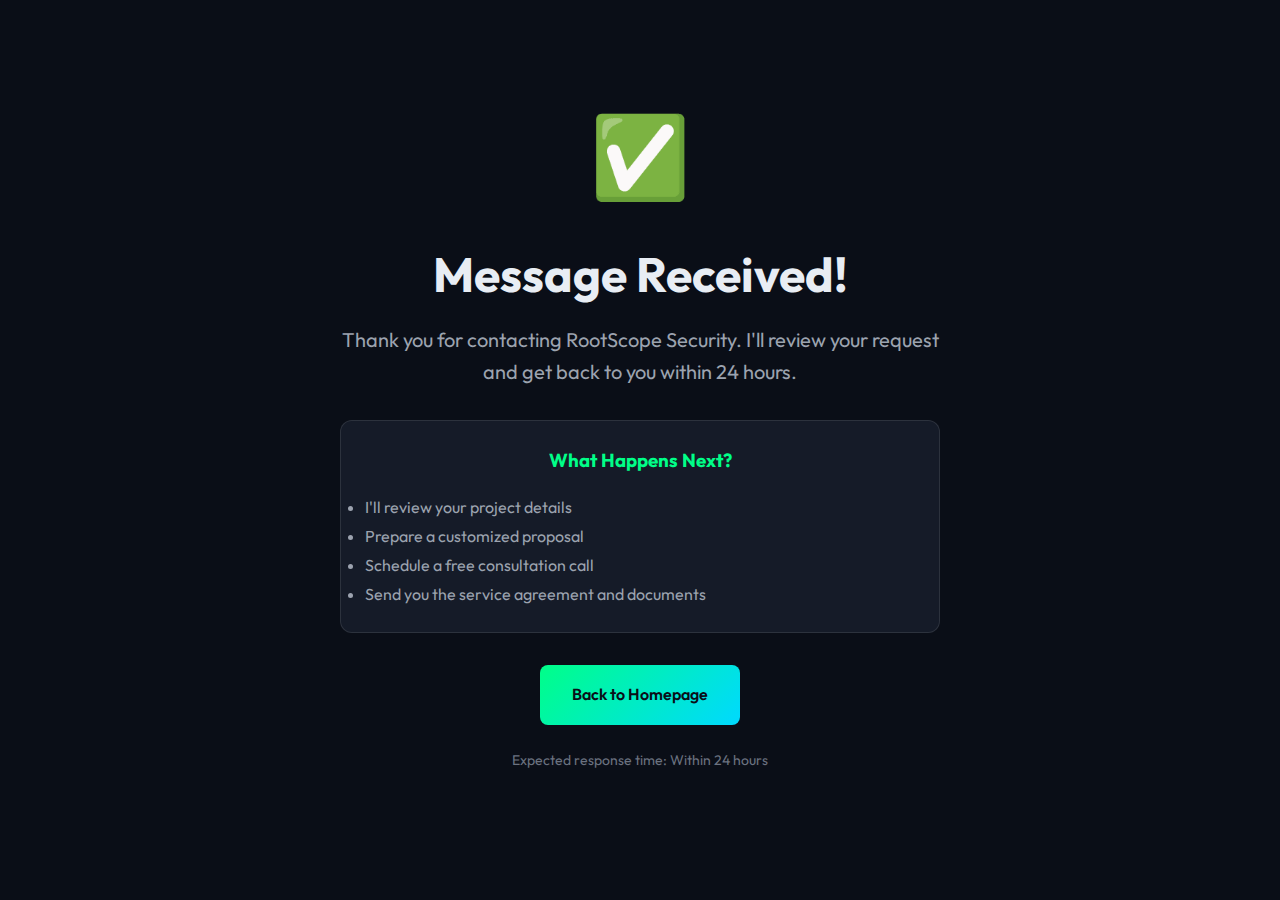
<file: thank-you.html>
<!DOCTYPE html>
<html lang="en">
<head>
    
<!-- Google tag (gtag.js) -->
<script async src="https://www.googletagmanager.com/gtag/js?id=AW-17777960697"></script>
<script>
  window.dataLayer = window.dataLayer || [];
  function gtag(){dataLayer.push(arguments);}
  gtag('js', new Date());

  gtag('config', 'AW-17777960697');
</script>

    <meta charset="UTF-8">
    <meta name="viewport" content="width=device-width, initial-scale=1.0">
    <title>Thank You - RootScope Security</title>
    <link rel="stylesheet" href="styles.css">
    <link rel="preconnect" href="https://fonts.googleapis.com">
    <link rel="preconnect" href="https://fonts.gstatic.com" crossorigin>
    <link href="https://fonts.googleapis.com/css2?family=JetBrains+Mono:wght@400;600;700&family=Outfit:wght@300;400;500;600;700&display=swap" rel="stylesheet">
</head>
<body>
    <section class="hero" style="min-height: 100vh; display: flex; align-items: center; justify-content: center;">
        <div class="container">
            <div style="text-align: center; max-width: 600px; margin: 0 auto;">
                <div style="font-size: 80px; margin-bottom: 24px;">✅</div>
                <h1 class="hero-title" style="font-size: 48px; margin-bottom: 24px;">
                    Message Received!
                </h1>
                <p class="hero-subtitle" style="font-size: 20px; margin-bottom: 32px;">
                    Thank you for contacting RootScope Security. I'll review your request and get back to you within 24 hours.
                </p>
                <div style="background: var(--bg-card); border: 1px solid var(--border-color); border-radius: 12px; padding: 24px; margin-bottom: 32px;">
                    <h3 style="color: var(--accent-primary); margin-bottom: 16px;">What Happens Next?</h3>
                    <ul style="text-align: left; color: var(--text-secondary); line-height: 1.8;">
                        <li>I'll review your project details</li>
                        <li>Prepare a customized proposal</li>
                        <li>Schedule a free consultation call</li>
                        <li>Send you the service agreement and documents</li>
                    </ul>
                </div>
                <a href="index.html" class="btn btn-primary">
                    <span>Back to Homepage</span>
                </a>
                <p style="margin-top: 24px; font-size: 14px; color: var(--text-muted);">
                    Expected response time: Within 24 hours
                </p>
            </div>
        </div>
    </section>
</body>
</html>
</file>
<file: styles.css>
:root {
    /* Color Palette */
    --bg-primary: #0a0e17;
    --bg-secondary: #111827;
    --bg-tertiary: #1a1f2e;
    --bg-card: #151b28;
    
    --accent-primary: #00ff88;
    --accent-secondary: #00d9ff;
    --accent-glow: rgba(0, 255, 136, 0.2);
    
    --text-primary: #e8edf4;
    --text-secondary: #9ca3af;
    --text-muted: #6b7280;
    
    --border-color: rgba(255, 255, 255, 0.1);
    --border-glow: rgba(0, 255, 136, 0.3);
    
    /* Typography */
    --font-display: 'JetBrains Mono', monospace;
    --font-body: 'Outfit', sans-serif;
    
    /* Spacing */
    --container-width: 1200px;
    --section-padding: 120px;
    
    /* Effects */
    --transition: all 0.3s cubic-bezier(0.4, 0, 0.2, 1);
    --shadow-sm: 0 2px 8px rgba(0, 0, 0, 0.1);
    --shadow-md: 0 4px 16px rgba(0, 0, 0, 0.2);
    --shadow-lg: 0 8px 32px rgba(0, 0, 0, 0.3);
    --shadow-glow: 0 0 30px var(--accent-glow);
}

* {
    margin: 0;
    padding: 0;
    box-sizing: border-box;
}

html {
    scroll-behavior: smooth;
}

body {
    font-family: var(--font-body);
    background-color: var(--bg-primary);
    color: var(--text-primary);
    line-height: 1.7;
    overflow-x: hidden;
}

.container {
    max-width: var(--container-width);
    margin: 0 auto;
    padding: 0 24px;
}

/* ========================================
   NAVIGATION
======================================== */

.navbar {
    position: fixed;
    top: 0;
    left: 0;
    right: 0;
    z-index: 1000;
    background: rgba(10, 14, 23, 0.8);
    backdrop-filter: blur(12px);
    border-bottom: 1px solid var(--border-color);
    transition: var(--transition);
}

.navbar.scrolled {
    background: rgba(10, 14, 23, 0.95);
    box-shadow: var(--shadow-md);
}

.nav-content {
    display: flex;
    justify-content: space-between;
    align-items: center;
    padding: 20px 0;
}

.logo {
    display: flex;
    align-items: center;
    font-family: var(--font-display);
    font-size: 20px;
    font-weight: 700;
    gap: 4px;
}

.logo-icon {
    color: var(--accent-primary);
}

.logo-text {
    color: var(--text-primary);
}

.nav-links {
    display: flex;
    gap: 40px;
    align-items: center;
}

.nav-link {
    color: var(--text-secondary);
    text-decoration: none;
    font-size: 15px;
    font-weight: 500;
    transition: var(--transition);
    position: relative;
}

.nav-link::after {
    content: '';
    position: absolute;
    bottom: -4px;
    left: 0;
    width: 0;
    height: 2px;
    background: var(--accent-primary);
    transition: var(--transition);
}

.nav-link:hover {
    color: var(--accent-primary);
}

.nav-link:hover::after {
    width: 100%;
}

.nav-link-cta {
    padding: 10px 24px;
    background: linear-gradient(135deg, var(--accent-primary), var(--accent-secondary));
    border-radius: 6px;
    color: var(--bg-primary);
    font-weight: 600;
}

.nav-link-cta::after {
    display: none;
}

.nav-link-cta:hover {
    color: var(--bg-primary);
    transform: translateY(-2px);
    box-shadow: 0 4px 12px var(--accent-glow);
}

.mobile-menu-toggle {
    display: none;
    flex-direction: column;
    gap: 6px;
    background: none;
    border: none;
    cursor: pointer;
    padding: 8px;
}

.mobile-menu-toggle span {
    width: 24px;
    height: 2px;
    background: var(--text-primary);
    transition: var(--transition);
}

/* ========================================
   HERO SECTION
======================================== */

.hero {
    position: relative;
    min-height: 100vh;
    display: flex;
    align-items: center;
    padding-top: 80px;
    overflow: hidden;
}

.hero-background {
    position: absolute;
    inset: 0;
    z-index: 0;
}

.grid-pattern {
    position: absolute;
    inset: 0;
    background-image: 
        linear-gradient(var(--border-color) 1px, transparent 1px),
        linear-gradient(90deg, var(--border-color) 1px, transparent 1px);
    background-size: 50px 50px;
    opacity: 0.3;
    animation: gridMove 20s linear infinite;
}

@keyframes gridMove {
    0% {
        transform: translate(0, 0);
    }
    100% {
        transform: translate(50px, 50px);
    }
}

.gradient-overlay {
    position: absolute;
    inset: 0;
    background: radial-gradient(
        ellipse at 50% 50%,
        rgba(0, 255, 136, 0.08) 0%,
        transparent 50%
    );
}

.hero-content {
    position: relative;
    z-index: 1;
    max-width: 900px;
    animation: fadeInUp 1s ease-out;
}

@keyframes fadeInUp {
    from {
        opacity: 0;
        transform: translateY(30px);
    }
    to {
        opacity: 1;
        transform: translateY(0);
    }
}

.hero-tag {
    display: inline-flex;
    align-items: center;
    gap: 8px;
    padding: 8px 16px;
    background: var(--bg-card);
    border: 1px solid var(--border-glow);
    border-radius: 6px;
    font-family: var(--font-display);
    font-size: 14px;
    color: var(--accent-primary);
    margin-bottom: 24px;
    animation: fadeIn 1s ease-out 0.2s both;
}

@keyframes fadeIn {
    from {
        opacity: 0;
    }
    to {
        opacity: 1;
    }
}

.terminal-cursor {
    animation: blink 1s infinite;
}

@keyframes blink {
    0%, 50% {
        opacity: 1;
    }
    51%, 100% {
        opacity: 0;
    }
}

.typing-text {
    color: var(--text-primary);
}

.hero-title {
    font-size: 72px;
    font-weight: 700;
    line-height: 1.1;
    margin-bottom: 24px;
    animation: fadeInUp 1s ease-out 0.3s both;
}

.gradient-text {
    background: linear-gradient(135deg, var(--accent-primary), var(--accent-secondary));
    -webkit-background-clip: text;
    -webkit-text-fill-color: transparent;
    background-clip: text;
}

.hero-subtitle {
    font-size: 20px;
    color: var(--text-secondary);
    max-width: 700px;
    margin-bottom: 40px;
    line-height: 1.6;
    animation: fadeInUp 1s ease-out 0.4s both;
}

.hero-cta {
    display: flex;
    gap: 16px;
    margin-bottom: 80px;
    animation: fadeInUp 1s ease-out 0.5s both;
}

.btn {
    display: inline-flex;
    align-items: center;
    gap: 8px;
    padding: 16px 32px;
    border-radius: 8px;
    font-family: var(--font-body);
    font-size: 16px;
    font-weight: 600;
    text-decoration: none;
    transition: var(--transition);
    cursor: pointer;
    border: none;
}

.btn-primary {
    background: linear-gradient(135deg, var(--accent-primary), var(--accent-secondary));
    color: var(--bg-primary);
}

.btn-primary:hover {
    transform: translateY(-2px);
    box-shadow: 0 8px 24px var(--accent-glow);
}

.btn-secondary {
    background: var(--bg-card);
    color: var(--text-primary);
    border: 1px solid var(--border-color);
}

.btn-secondary:hover {
    border-color: var(--accent-primary);
    background: var(--bg-tertiary);
}

.btn-full {
    width: 100%;
    justify-content: center;
}

.hero-stats {
    display: flex;
    gap: 60px;
    animation: fadeInUp 1s ease-out 0.6s both;
}

.stat-item {
    display: flex;
    flex-direction: column;
}

.stat-number {
    font-family: var(--font-display);
    font-size: 32px;
    font-weight: 700;
    color: var(--accent-primary);
    margin-bottom: 4px;
}

.stat-label {
    font-size: 14px;
    color: var(--text-secondary);
    text-transform: uppercase;
    letter-spacing: 1px;
}

/* ========================================
   SECTION COMMON STYLES
======================================== */

section {
    padding: var(--section-padding) 0;
}

.section-header {
    text-align: center;
    margin-bottom: 80px;
}

.section-tag {
    display: inline-flex;
    align-items: center;
    gap: 8px;
    padding: 6px 16px;
    background: var(--bg-card);
    border: 1px solid var(--border-color);
    border-radius: 6px;
    font-family: var(--font-display);
    font-size: 13px;
    color: var(--accent-primary);
    margin-bottom: 16px;
}

.terminal-prompt {
    color: var(--text-secondary);
}

.section-title {
    font-size: 48px;
    font-weight: 700;
    margin-bottom: 16px;
    color: var(--text-primary);
}

.section-description {
    font-size: 18px;
    color: var(--text-secondary);
    max-width: 600px;
    margin: 0 auto;
}

/* ========================================
   ABOUT SECTION
======================================== */

.about {
    background: var(--bg-secondary);
}

.about-content {
    display: grid;
    grid-template-columns: 1.5fr 1fr;
    gap: 80px;
    align-items: start;
}

.about-text {
    font-size: 17px;
    line-height: 1.8;
}

.about-text p {
    margin-bottom: 20px;
    color: var(--text-secondary);
}

.about-subtitle {
    font-size: 28px;
    font-weight: 600;
    color: var(--text-primary);
    margin-bottom: 24px;
    line-height: 1.3;
}

.mission-box {
    background: var(--bg-card);
    border: 1px solid var(--border-glow);
    border-radius: 12px;
    padding: 32px;
    margin-top: 32px;
}

.mission-box h4 {
    font-size: 20px;
    color: var(--accent-primary);
    margin-bottom: 16px;
    font-family: var(--font-display);
}

.mission-box p {
    margin-bottom: 16px;
}

.mission-box p:last-child {
    margin-bottom: 0;
}

.about-credentials {
    display: flex;
    flex-direction: column;
    gap: 24px;
}

.credential-card {
    background: var(--bg-card);
    border: 1px solid var(--border-color);
    border-radius: 12px;
    padding: 24px;
    transition: var(--transition);
}

.credential-card:hover {
    border-color: var(--accent-primary);
    transform: translateY(-4px);
    box-shadow: var(--shadow-glow);
}

.credential-icon {
    font-size: 32px;
    margin-bottom: 12px;
}

.credential-card h4 {
    font-size: 18px;
    color: var(--text-primary);
    margin-bottom: 8px;
}

.credential-card p {
    font-size: 15px;
    color: var(--text-secondary);
    margin-bottom: 4px;
}

.credential-detail {
    font-size: 13px;
    color: var(--text-muted);
}

.cert-list {
    list-style: none;
    padding: 0;
}

.cert-list li {
    padding: 8px 0;
    color: var(--text-secondary);
    font-size: 15px;
    border-bottom: 1px solid var(--border-color);
}

.cert-list li:last-child {
    border-bottom: none;
}

.cert-list li::before {
    content: '✓ ';
    color: var(--accent-primary);
    font-weight: bold;
    margin-right: 8px;
}

/* ========================================
   SERVICES SECTION
======================================== */

.services-grid {
    display: grid;
    grid-template-columns: repeat(3, 1fr);
    gap: 32px;
    margin-bottom: 80px;
}

.service-card {
    background: var(--bg-card);
    border: 1px solid var(--border-color);
    border-radius: 16px;
    padding: 40px;
    transition: var(--transition);
}

.service-card:hover {
    border-color: var(--accent-primary);
    transform: translateY(-8px);
    box-shadow: var(--shadow-glow);
}

.service-icon {
    width: 64px;
    height: 64px;
    display: flex;
    align-items: center;
    justify-content: center;
    background: rgba(0, 255, 136, 0.1);
    border-radius: 12px;
    margin-bottom: 24px;
    color: var(--accent-primary);
}

.service-card h3 {
    font-size: 22px;
    color: var(--text-primary);
    margin-bottom: 16px;
    line-height: 1.3;
}

.service-card > p {
    font-size: 15px;
    color: var(--text-secondary);
    margin-bottom: 24px;
    line-height: 1.6;
}

.service-features {
    list-style: none;
    padding: 0;
}

.service-features li {
    padding: 8px 0;
    color: var(--text-secondary);
    font-size: 14px;
    border-top: 1px solid var(--border-color);
}

.service-features li::before {
    content: '→ ';
    color: var(--accent-primary);
    margin-right: 8px;
}

/* Process Section */
.process-section {
    background: var(--bg-card);
    border: 1px solid var(--border-color);
    border-radius: 16px;
    padding: 60px;
}

.detailed-process {
    margin-top: 60px;
    padding-top: 40px;
    border-top: 1px solid var(--border-color);
}

.detailed-process h4 {
    text-align: center;
    font-size: 24px;
    color: var(--accent-primary);
    margin-bottom: 40px;
}

.workflow-steps {
    display: flex;
    flex-direction: column;
    gap: 24px;
}

.workflow-item {
    display: flex;
    gap: 20px;
    align-items: start;
    padding: 20px;
    background: var(--bg-tertiary);
    border-radius: 12px;
    border: 1px solid var(--border-color);
    transition: var(--transition);
}

.workflow-item:hover {
    border-color: var(--accent-primary);
    transform: translateX(8px);
}

.workflow-icon {
    font-size: 32px;
    flex-shrink: 0;
}

.workflow-content {
    flex: 1;
}

.workflow-content strong {
    display: block;
    color: var(--text-primary);
    font-size: 18px;
    margin-bottom: 8px;
}

.workflow-content p {
    color: var(--text-secondary);
    font-size: 15px;
    line-height: 1.6;
    margin: 0;
}

.process-title {
    text-align: center;
    font-size: 32px;
    color: var(--text-primary);
    margin-bottom: 48px;
}

.process-steps {
    display: flex;
    align-items: center;
    justify-content: space-between;
}

.process-step {
    flex: 1;
    text-align: center;
}

.step-number {
    font-family: var(--font-display);
    font-size: 40px;
    font-weight: 700;
    color: var(--accent-primary);
    margin-bottom: 12px;
}

.process-step h4 {
    font-size: 18px;
    color: var(--text-primary);
    margin-bottom: 8px;
}

.process-step p {
    font-size: 14px;
    color: var(--text-secondary);
}

.process-arrow {
    font-size: 32px;
    color: var(--accent-primary);
    margin: 0 20px;
}

/* ========================================
   PORTFOLIO SECTION
======================================== */

.portfolio {
    background: var(--bg-secondary);
}

.portfolio-grid {
    display: grid;
    grid-template-columns: repeat(3, 1fr);
    gap: 32px;
    margin-bottom: 40px;
}

.portfolio-card {
    background: var(--bg-card);
    border: 1px solid var(--border-color);
    border-radius: 16px;
    padding: 32px;
    transition: var(--transition);
}

.portfolio-card:hover {
    border-color: var(--accent-primary);
    transform: translateY(-8px);
    box-shadow: var(--shadow-glow);
}

.portfolio-tag {
    display: inline-block;
    padding: 6px 12px;
    background: rgba(0, 255, 136, 0.1);
    border: 1px solid var(--accent-primary);
    border-radius: 6px;
    font-size: 12px;
    color: var(--accent-primary);
    font-weight: 600;
    text-transform: uppercase;
    letter-spacing: 0.5px;
    margin-bottom: 16px;
}

.portfolio-card h3 {
    font-size: 20px;
    color: var(--text-primary);
    margin-bottom: 12px;
    line-height: 1.3;
}

.portfolio-card > p {
    font-size: 15px;
    color: var(--text-secondary);
    margin-bottom: 24px;
    line-height: 1.6;
}

.portfolio-findings {
    display: flex;
    gap: 16px;
    margin-bottom: 20px;
}

.finding-stat {
    flex: 1;
    background: var(--bg-tertiary);
    border-radius: 8px;
    padding: 12px;
    text-align: center;
}

.stat-num {
    display: block;
    font-family: var(--font-display);
    font-size: 24px;
    font-weight: 700;
    margin-bottom: 4px;
}

.stat-label {
    display: block;
    font-size: 11px;
    text-transform: uppercase;
    letter-spacing: 0.5px;
    color: var(--text-muted);
}

.finding-stat.critical .stat-num {
    color: #ff4757;
}

.finding-stat.high .stat-num {
    color: #ffa502;
}

.finding-stat.medium .stat-num {
    color: #ffd93d;
}

.portfolio-tech {
    display: flex;
    flex-wrap: wrap;
    gap: 8px;
}

.tech-tag {
    padding: 4px 12px;
    background: var(--bg-tertiary);
    border: 1px solid var(--border-color);
    border-radius: 4px;
    font-size: 12px;
    color: var(--text-secondary);
}

.portfolio-note {
    text-align: center;
    padding: 24px;
    background: var(--bg-card);
    border: 1px solid var(--border-color);
    border-radius: 12px;
    font-size: 14px;
    color: var(--text-secondary);
}

/* ========================================
   CONTACT SECTION
======================================== */

.contact-wrapper {
    display: grid;
    grid-template-columns: 1fr 1.2fr;
    gap: 80px;
    align-items: start;
}

.contact-info {
    position: sticky;
    top: 120px;
}

.contact-description {
    font-size: 17px;
    color: var(--text-secondary);
    line-height: 1.7;
    margin-bottom: 40px;
}

.contact-features {
    display: flex;
    flex-direction: column;
    gap: 24px;
    margin-bottom: 40px;
}

.contact-feature {
    display: flex;
    gap: 16px;
}

.contact-feature svg {
    flex-shrink: 0;
    color: var(--accent-primary);
}

.contact-feature h4 {
    font-size: 16px;
    color: var(--text-primary);
    margin-bottom: 4px;
}

.contact-feature p {
    font-size: 14px;
    color: var(--text-secondary);
}

.payment-info {
    background: var(--bg-card);
    border: 1px solid var(--border-color);
    border-radius: 12px;
    padding: 24px;
}

.payment-info h4 {
    font-size: 16px;
    color: var(--text-primary);
    margin-bottom: 16px;
}

.payment-methods {
    display: flex;
    gap: 12px;
    margin-bottom: 16px;
}

.payment-badge {
    padding: 8px 16px;
    background: rgba(0, 255, 136, 0.1);
    border: 1px solid var(--accent-primary);
    border-radius: 6px;
    font-size: 13px;
    font-weight: 600;
    color: var(--accent-primary);
}

.payment-note {
    font-size: 13px;
    color: var(--text-muted);
}

/* Contact Form */
.contact-form-wrapper {
    background: var(--bg-card);
    border: 1px solid var(--border-color);
    border-radius: 16px;
    padding: 48px;
}

.contact-form {
    display: flex;
    flex-direction: column;
    gap: 24px;
}

.form-group {
    display: flex;
    flex-direction: column;
    gap: 8px;
}

.form-group label {
    font-size: 14px;
    font-weight: 600;
    color: var(--text-primary);
}

.form-group input,
.form-group select,
.form-group textarea {
    padding: 14px 16px;
    background: var(--bg-tertiary);
    border: 1px solid var(--border-color);
    border-radius: 8px;
    color: var(--text-primary);
    font-family: var(--font-body);
    font-size: 15px;
    transition: var(--transition);
}

.form-group input:focus,
.form-group select:focus,
.form-group textarea:focus {
    outline: none;
    border-color: var(--accent-primary);
    box-shadow: 0 0 0 3px var(--accent-glow);
}

.form-group input::placeholder,
.form-group textarea::placeholder {
    color: var(--text-muted);
}

.form-group textarea {
    resize: vertical;
    min-height: 120px;
}

.checkbox-group {
    flex-direction: row;
    align-items: start;
}

.checkbox-label {
    display: flex;
    align-items: start;
    gap: 12px;
    font-size: 14px;
    color: var(--text-secondary);
    cursor: pointer;
}

.checkbox-label input[type="checkbox"] {
    margin-top: 2px;
    cursor: pointer;
    width: 18px;
    height: 18px;
    accent-color: var(--accent-primary);
}

.form-success {
    text-align: center;
    padding: 60px 40px;
}

.form-success svg {
    margin: 0 auto 24px;
}

.form-success h3 {
    font-size: 24px;
    color: var(--text-primary);
    margin-bottom: 12px;
}

.form-success p {
    font-size: 16px;
    color: var(--text-secondary);
}

/* ========================================
   FOOTER
======================================== */

.footer {
    background: var(--bg-secondary);
    border-top: 1px solid var(--border-color);
    padding: 60px 0 30px;
}

.footer-content {
    display: grid;
    grid-template-columns: 1.5fr 1fr;
    gap: 80px;
    margin-bottom: 48px;
}

.footer-brand {
    max-width: 400px;
}

.footer-brand .logo {
    margin-bottom: 16px;
}

.footer-brand p {
    color: var(--text-secondary);
    line-height: 1.7;
}

.footer-links {
    display: grid;
    grid-template-columns: repeat(3, 1fr);
    gap: 40px;
}

.footer-column h4 {
    font-size: 14px;
    color: var(--text-primary);
    font-weight: 600;
    text-transform: uppercase;
    letter-spacing: 1px;
    margin-bottom: 16px;
}

.footer-column a {
    display: block;
    color: var(--text-secondary);
    text-decoration: none;
    font-size: 14px;
    margin-bottom: 12px;
    transition: var(--transition);
}

.footer-column a:hover {
    color: var(--accent-primary);
    padding-left: 4px;
}

.footer-bottom {
    display: flex;
    justify-content: space-between;
    align-items: center;
    padding-top: 24px;
    border-top: 1px solid var(--border-color);
    font-size: 14px;
    color: var(--text-muted);
}

.footer-note {
    font-style: italic;
}

/* ========================================
   RESPONSIVE DESIGN
======================================== */

@media (max-width: 1024px) {
    :root {
        --section-padding: 80px;
    }
    
    .hero-title {
        font-size: 56px;
    }
    
    .services-grid,
    .portfolio-grid {
        grid-template-columns: repeat(2, 1fr);
    }
    
    .about-content {
        grid-template-columns: 1fr;
        gap: 40px;
    }
    
    .contact-wrapper {
        grid-template-columns: 1fr;
        gap: 40px;
    }
    
    .contact-info {
        position: relative;
        top: 0;
    }
    
    .process-steps {
        flex-direction: column;
        gap: 24px;
    }
    
    .process-arrow {
        transform: rotate(90deg);
    }
}

@media (max-width: 768px) {
    :root {
        --section-padding: 60px;
    }
    
    .nav-links {
        display: none;
    }
    
    .mobile-menu-toggle {
        display: flex;
    }
    
    .hero {
        min-height: auto;
        padding: 120px 0 80px;
    }
    
    .hero-title {
        font-size: 40px;
    }
    
    .hero-subtitle {
        font-size: 17px;
    }
    
    .hero-cta {
        flex-direction: column;
        margin-bottom: 48px;
    }
    
    .hero-stats {
        gap: 32px;
    }
    
    .section-title {
        font-size: 36px;
    }
    
    .services-grid,
    .portfolio-grid {
        grid-template-columns: 1fr;
    }
    
    .service-card,
    .portfolio-card {
        padding: 24px;
    }
    
    .process-section {
        padding: 40px 24px;
    }
    
    .workflow-item {
        flex-direction: column;
        align-items: center;
        text-align: center;
    }
    
    .workflow-item:hover {
        transform: translateX(0) translateY(-4px);
    }
    
    .contact-form-wrapper {
        padding: 32px 24px;
    }
    
    .footer-content {
        grid-template-columns: 1fr;
        gap: 40px;
    }
    
    .footer-links {
        grid-template-columns: 1fr;
        gap: 32px;
    }
    
    .footer-bottom {
        flex-direction: column;
        gap: 12px;
        text-align: center;
    }
}

@media (max-width: 480px) {
    .hero-title {
        font-size: 32px;
    }
    
    .stat-item {
        text-align: center;
    }
    
    .about-subtitle {
        font-size: 22px;
    }
    
    .mission-box {
        padding: 24px;
    }
}

/* ========================================
   ANIMATIONS & INTERACTIONS
======================================== */

@keyframes slideInLeft {
    from {
        opacity: 0;
        transform: translateX(-30px);
    }
    to {
        opacity: 1;
        transform: translateX(0);
    }
}

@keyframes slideInRight {
    from {
        opacity: 0;
        transform: translateX(30px);
    }
    to {
        opacity: 1;
        transform: translateX(0);
    }
}

.service-card,
.portfolio-card,
.credential-card {
    animation: fadeInUp 0.6s ease-out both;
}

.service-card:nth-child(1) {
    animation-delay: 0.1s;
}

.service-card:nth-child(2) {
    animation-delay: 0.2s;
}

.service-card:nth-child(3) {
    animation-delay: 0.3s;
}

/* Selection Styling */
::selection {
    background: var(--accent-primary);
    color: var(--bg-primary);
}

/* Scrollbar Styling */
::-webkit-scrollbar {
    width: 10px;
}

::-webkit-scrollbar-track {
    background: var(--bg-secondary);
}

::-webkit-scrollbar-thumb {
    background: var(--accent-primary);
    border-radius: 5px;
}

::-webkit-scrollbar-thumb:hover {
    background: var(--accent-secondary);
}
</file>
